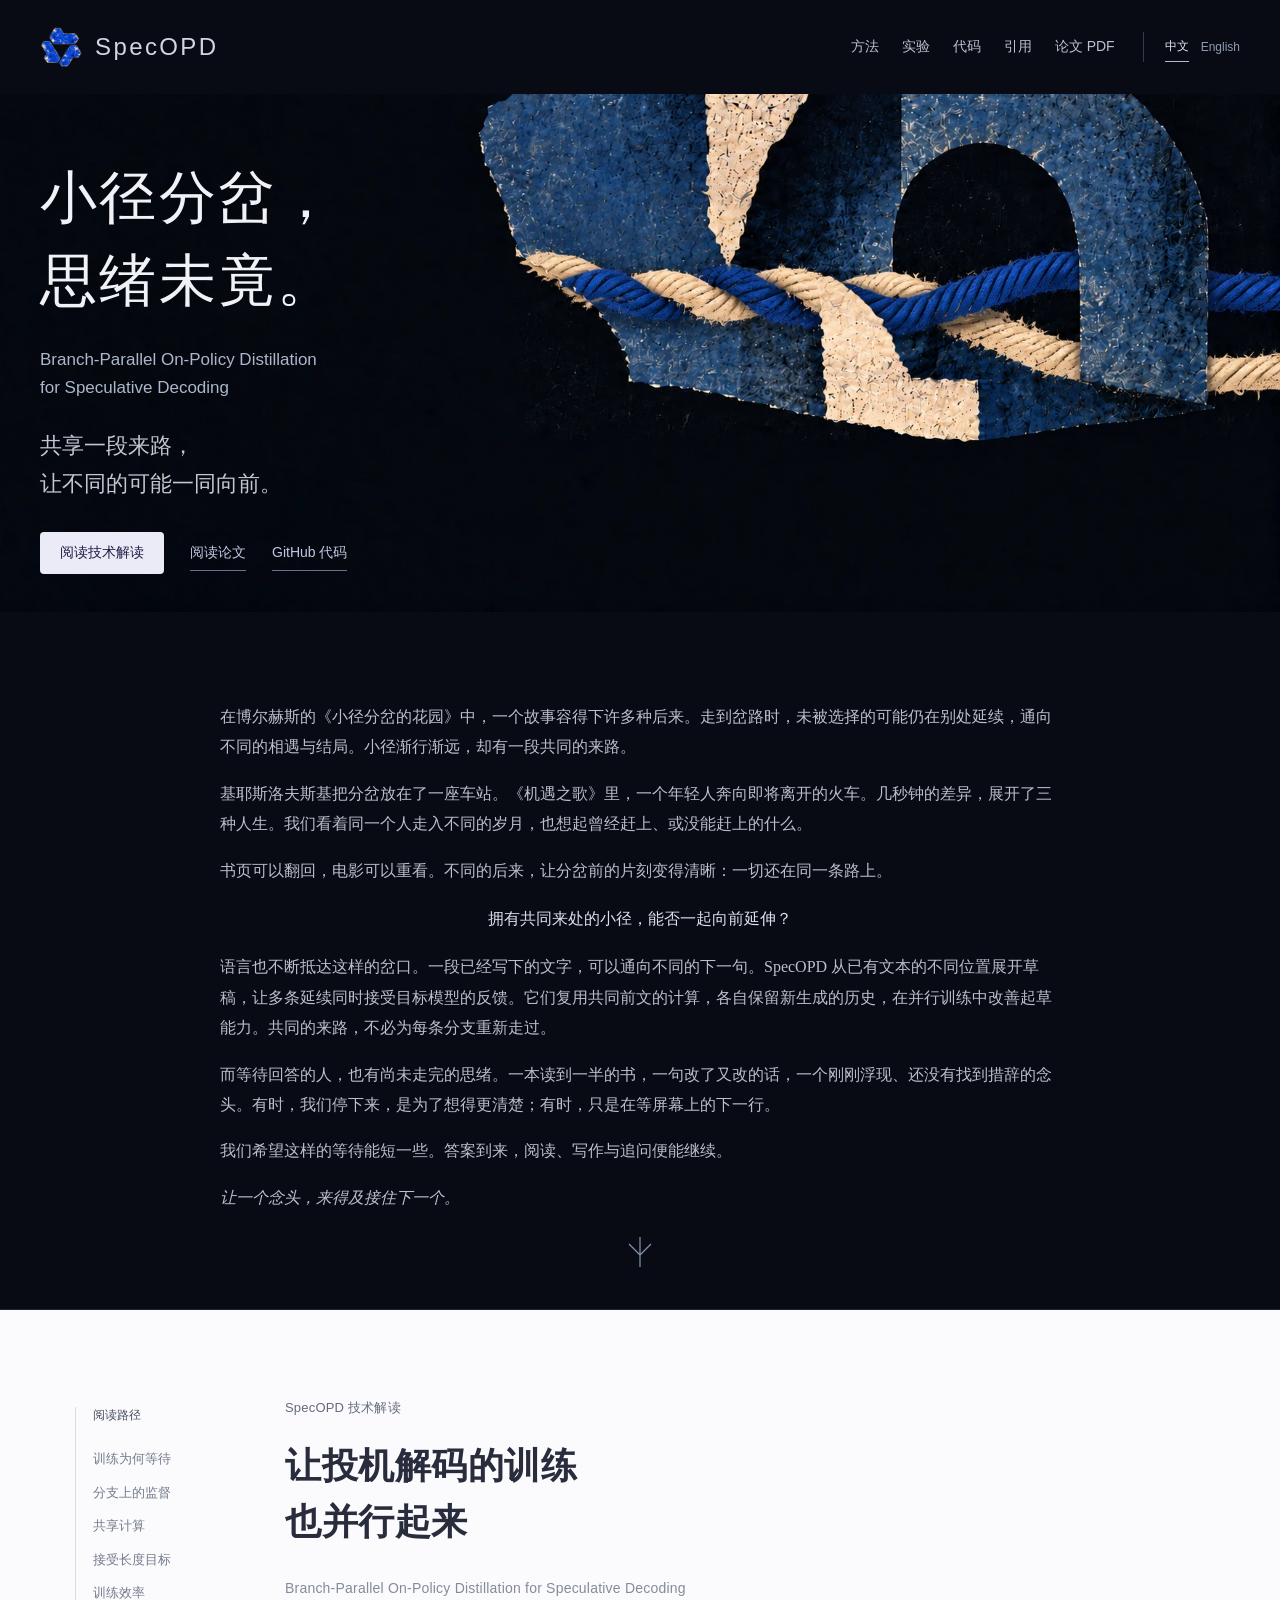
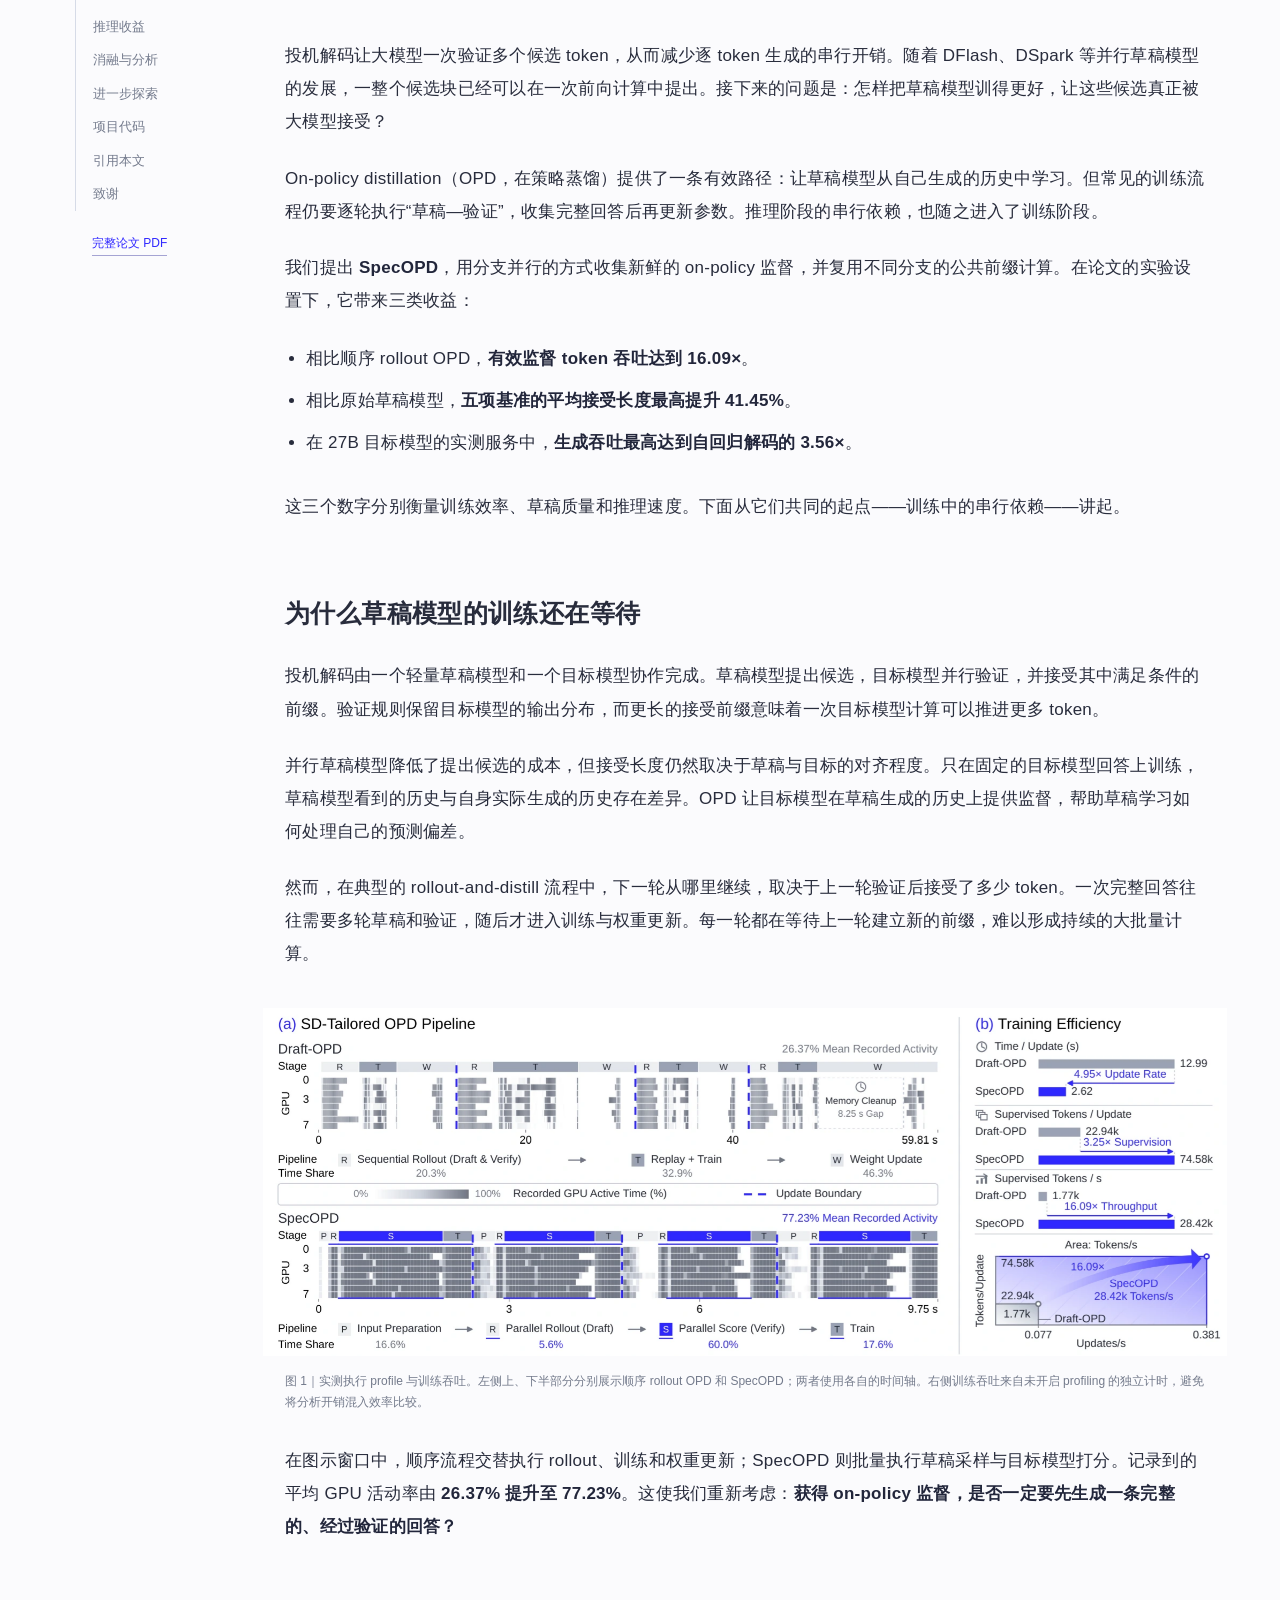
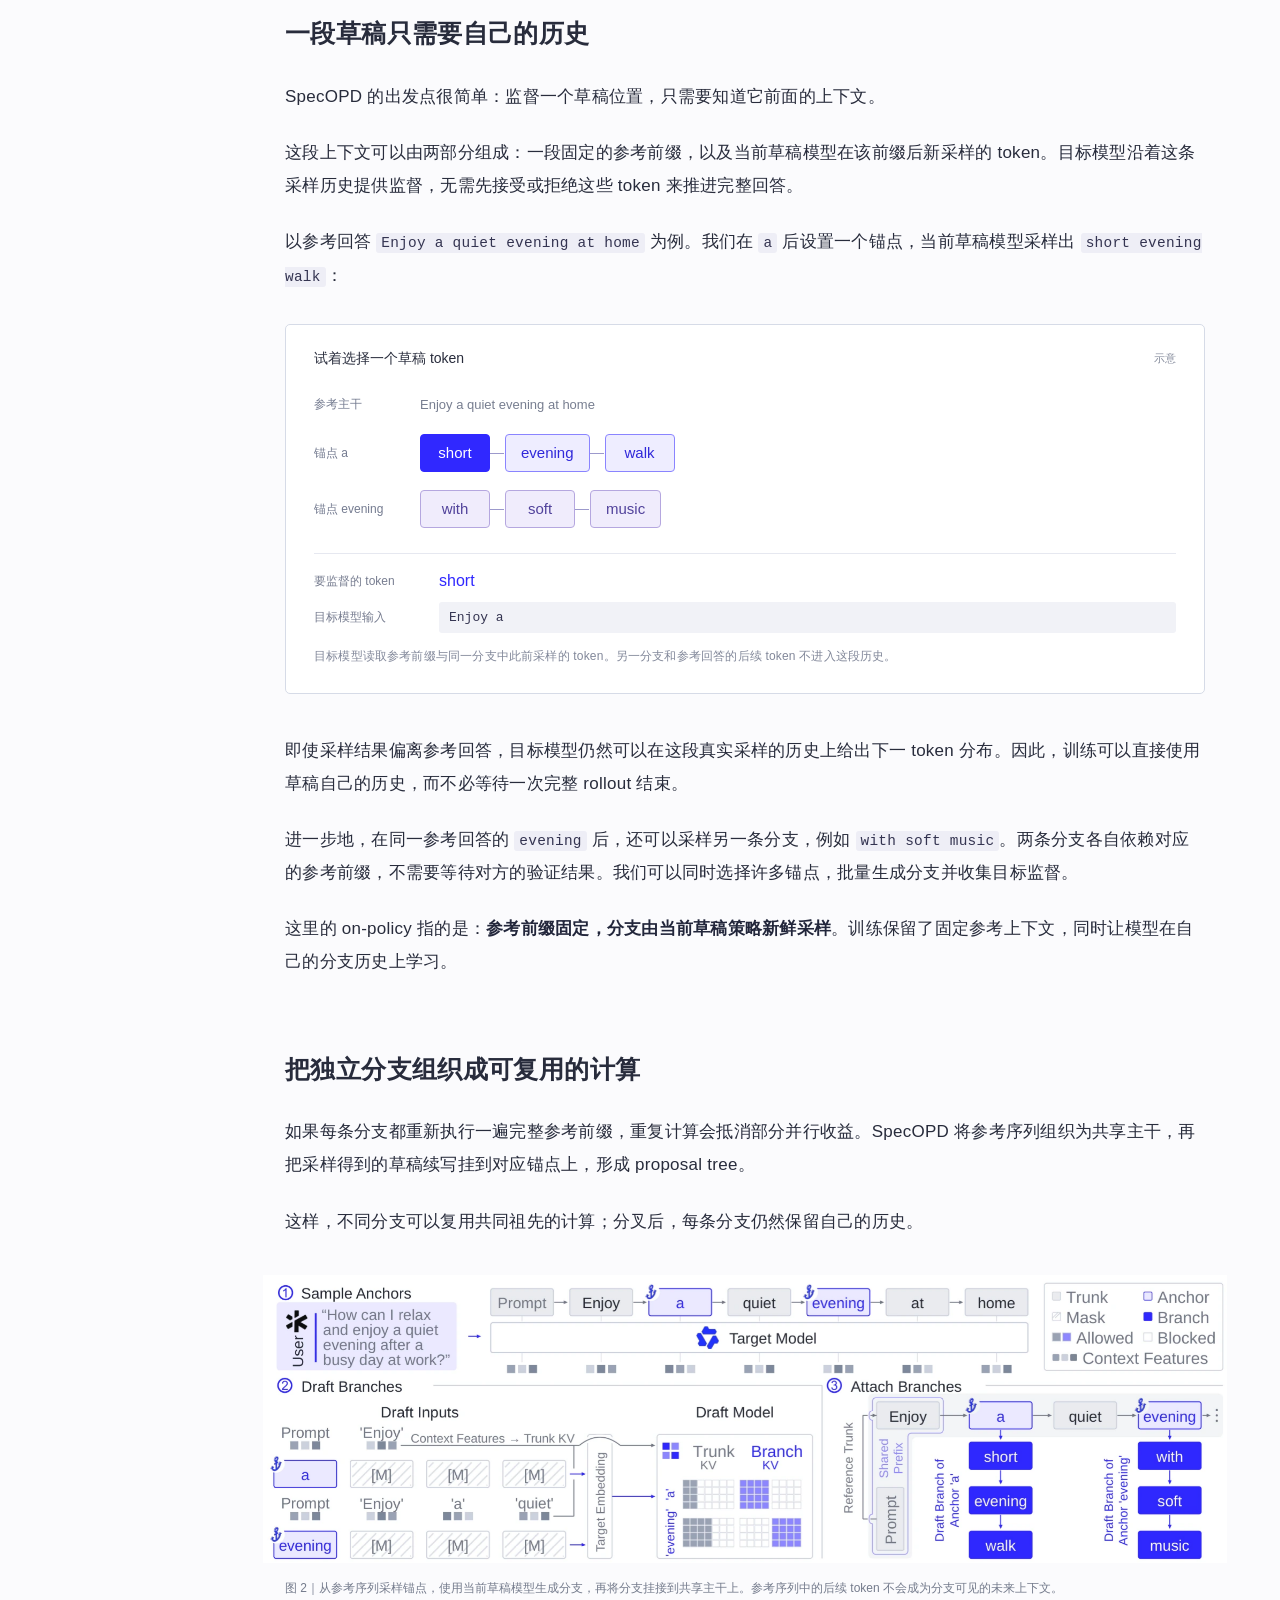
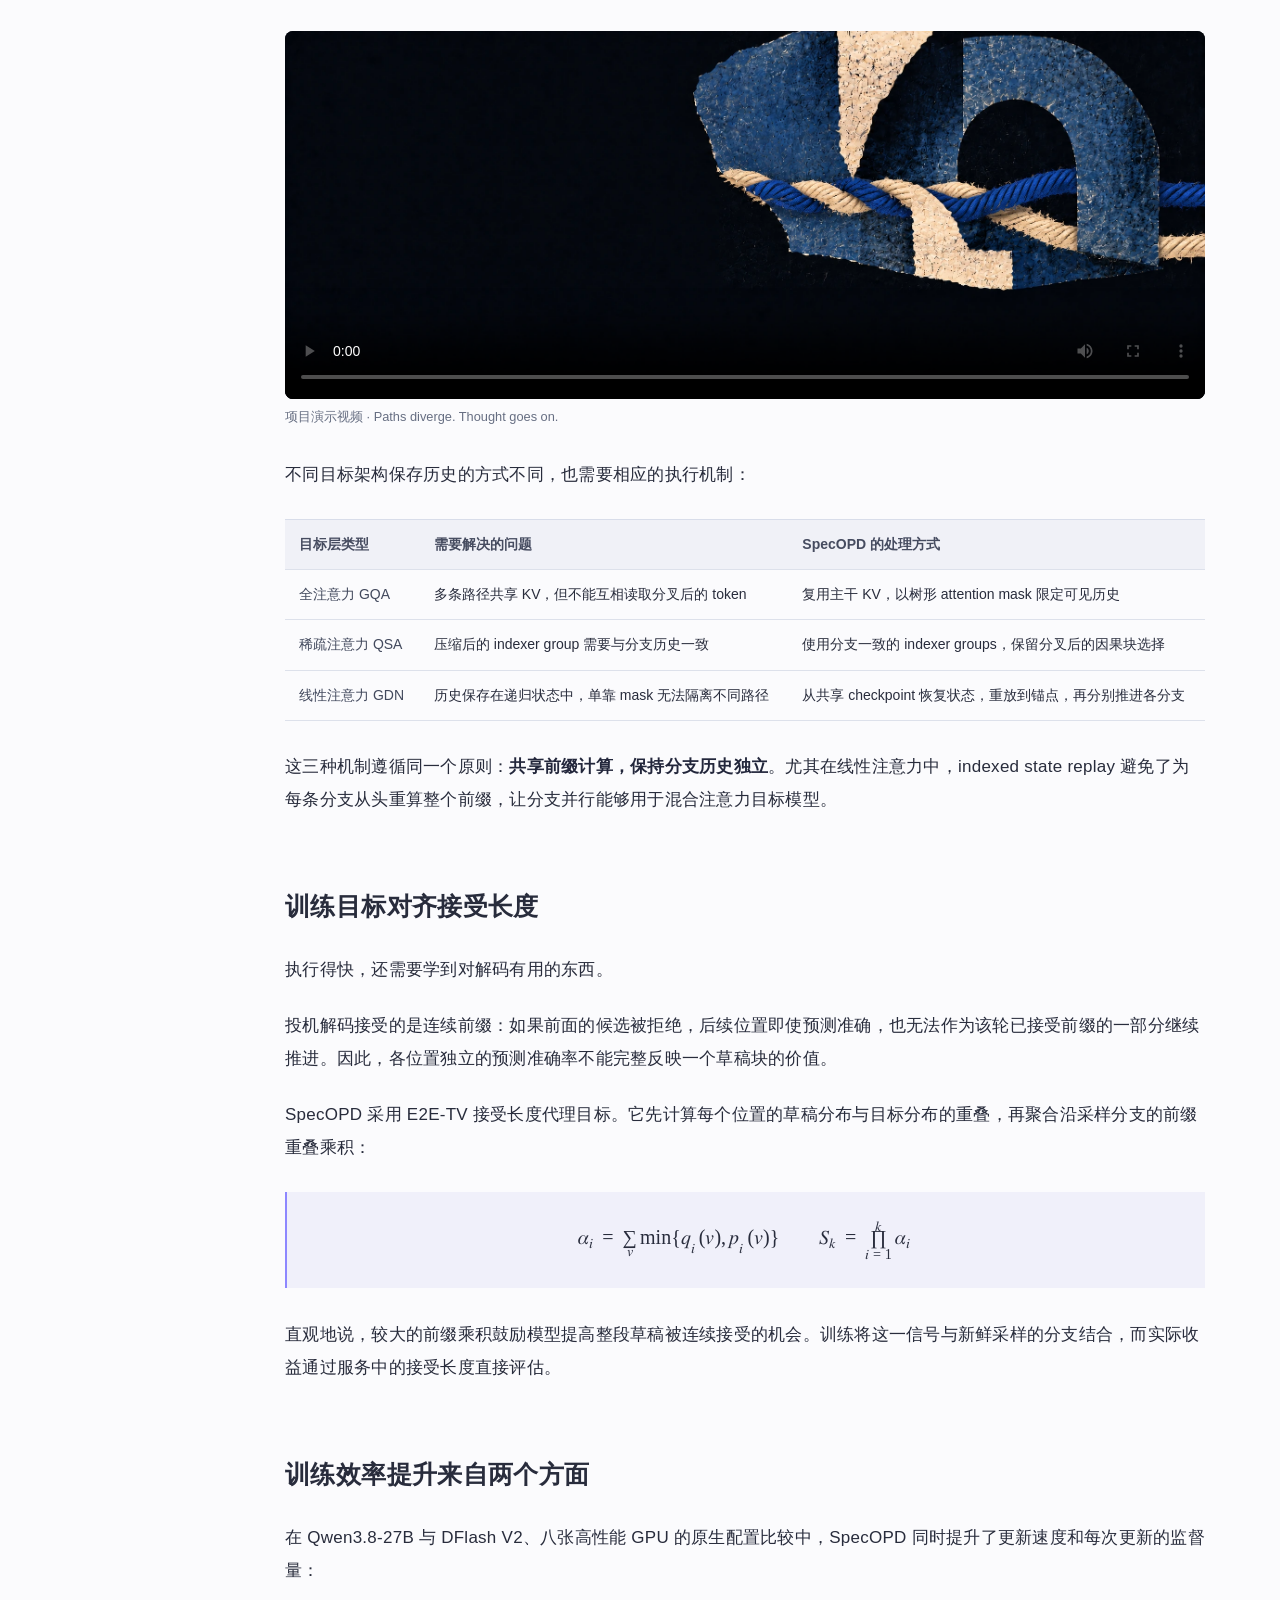
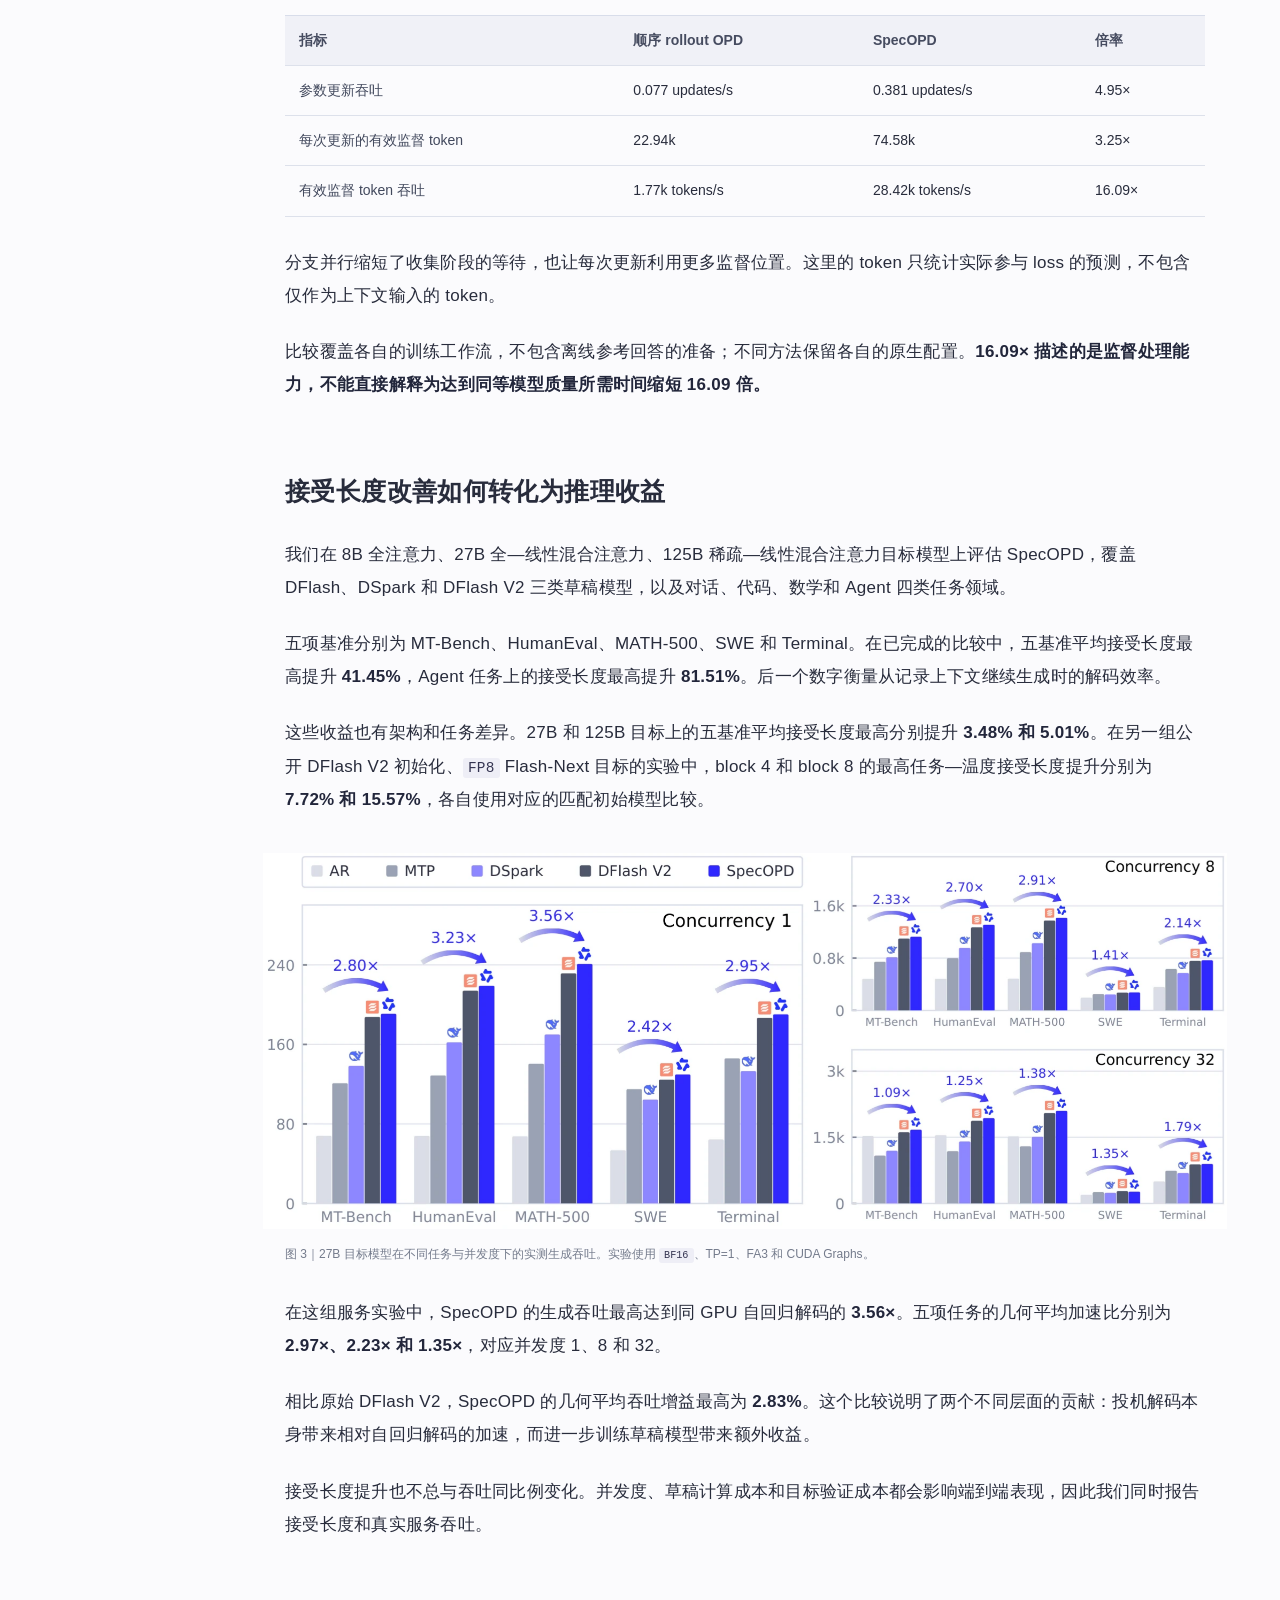
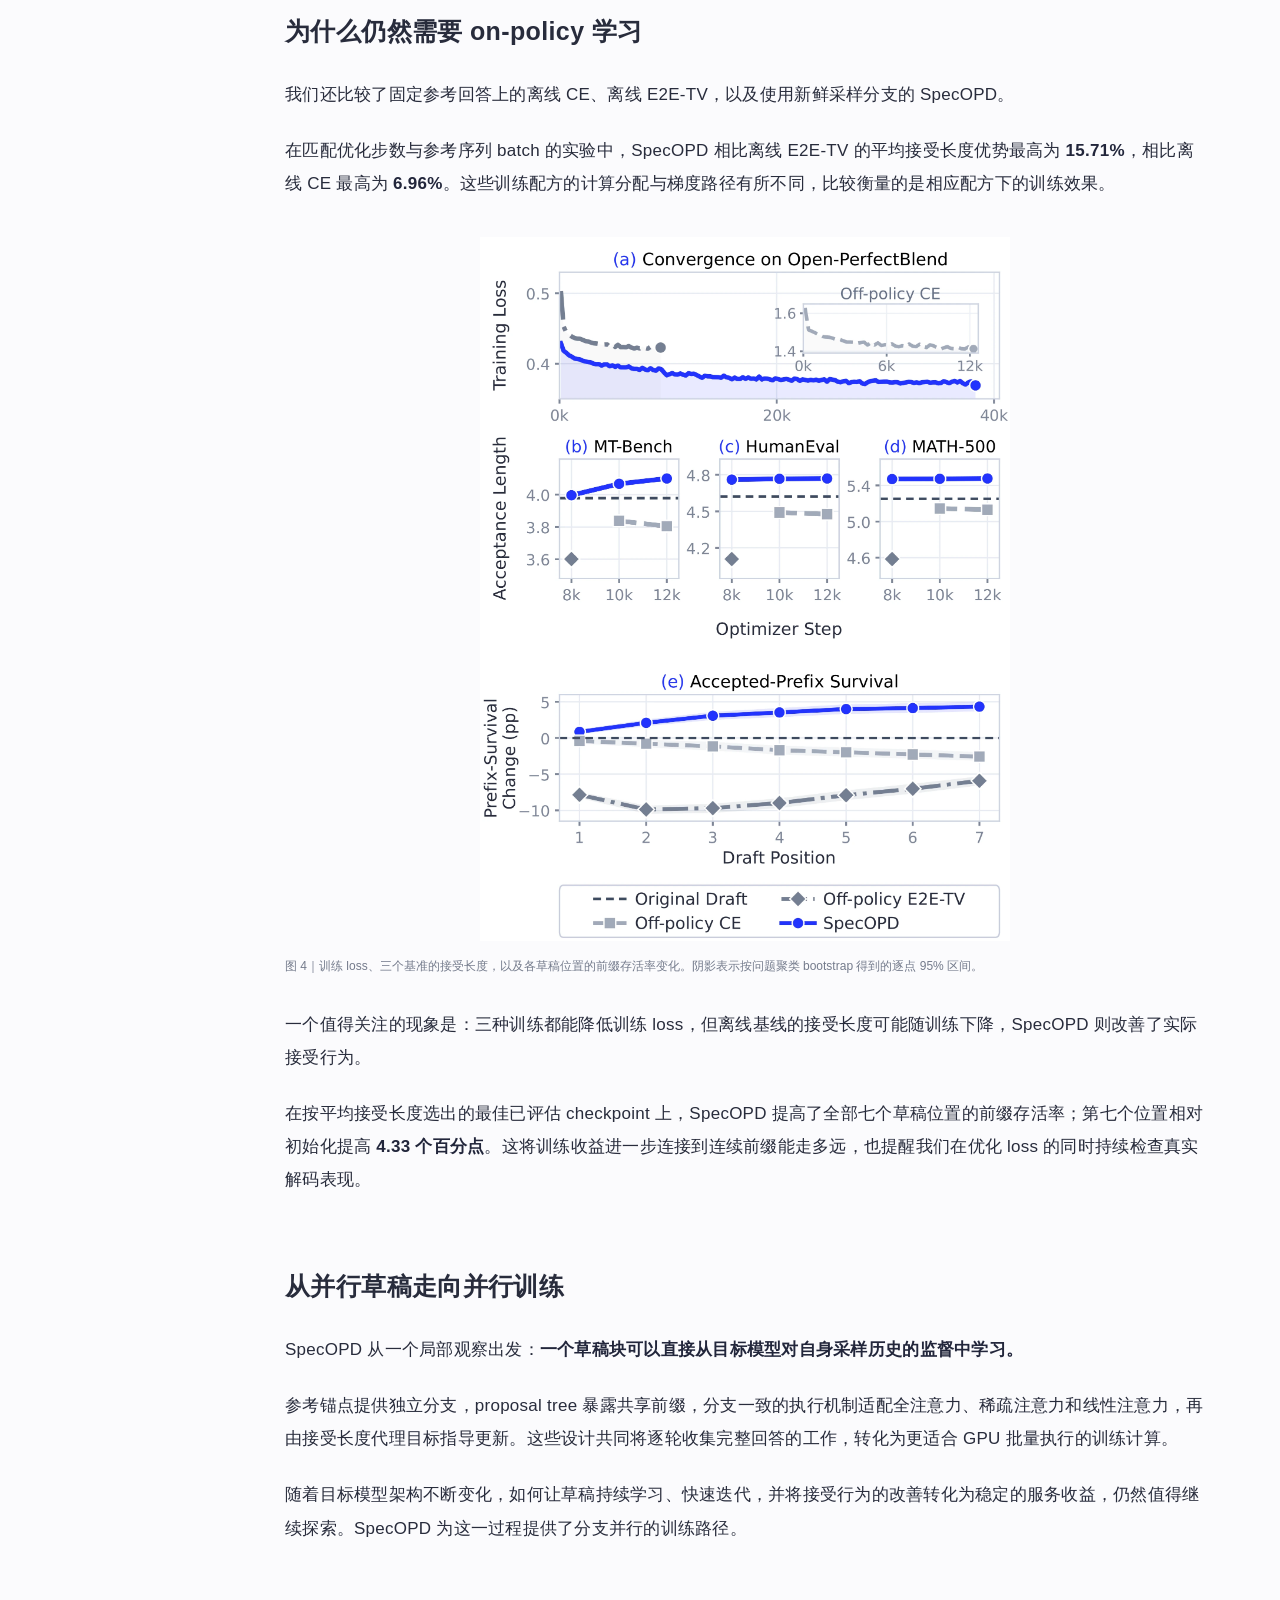
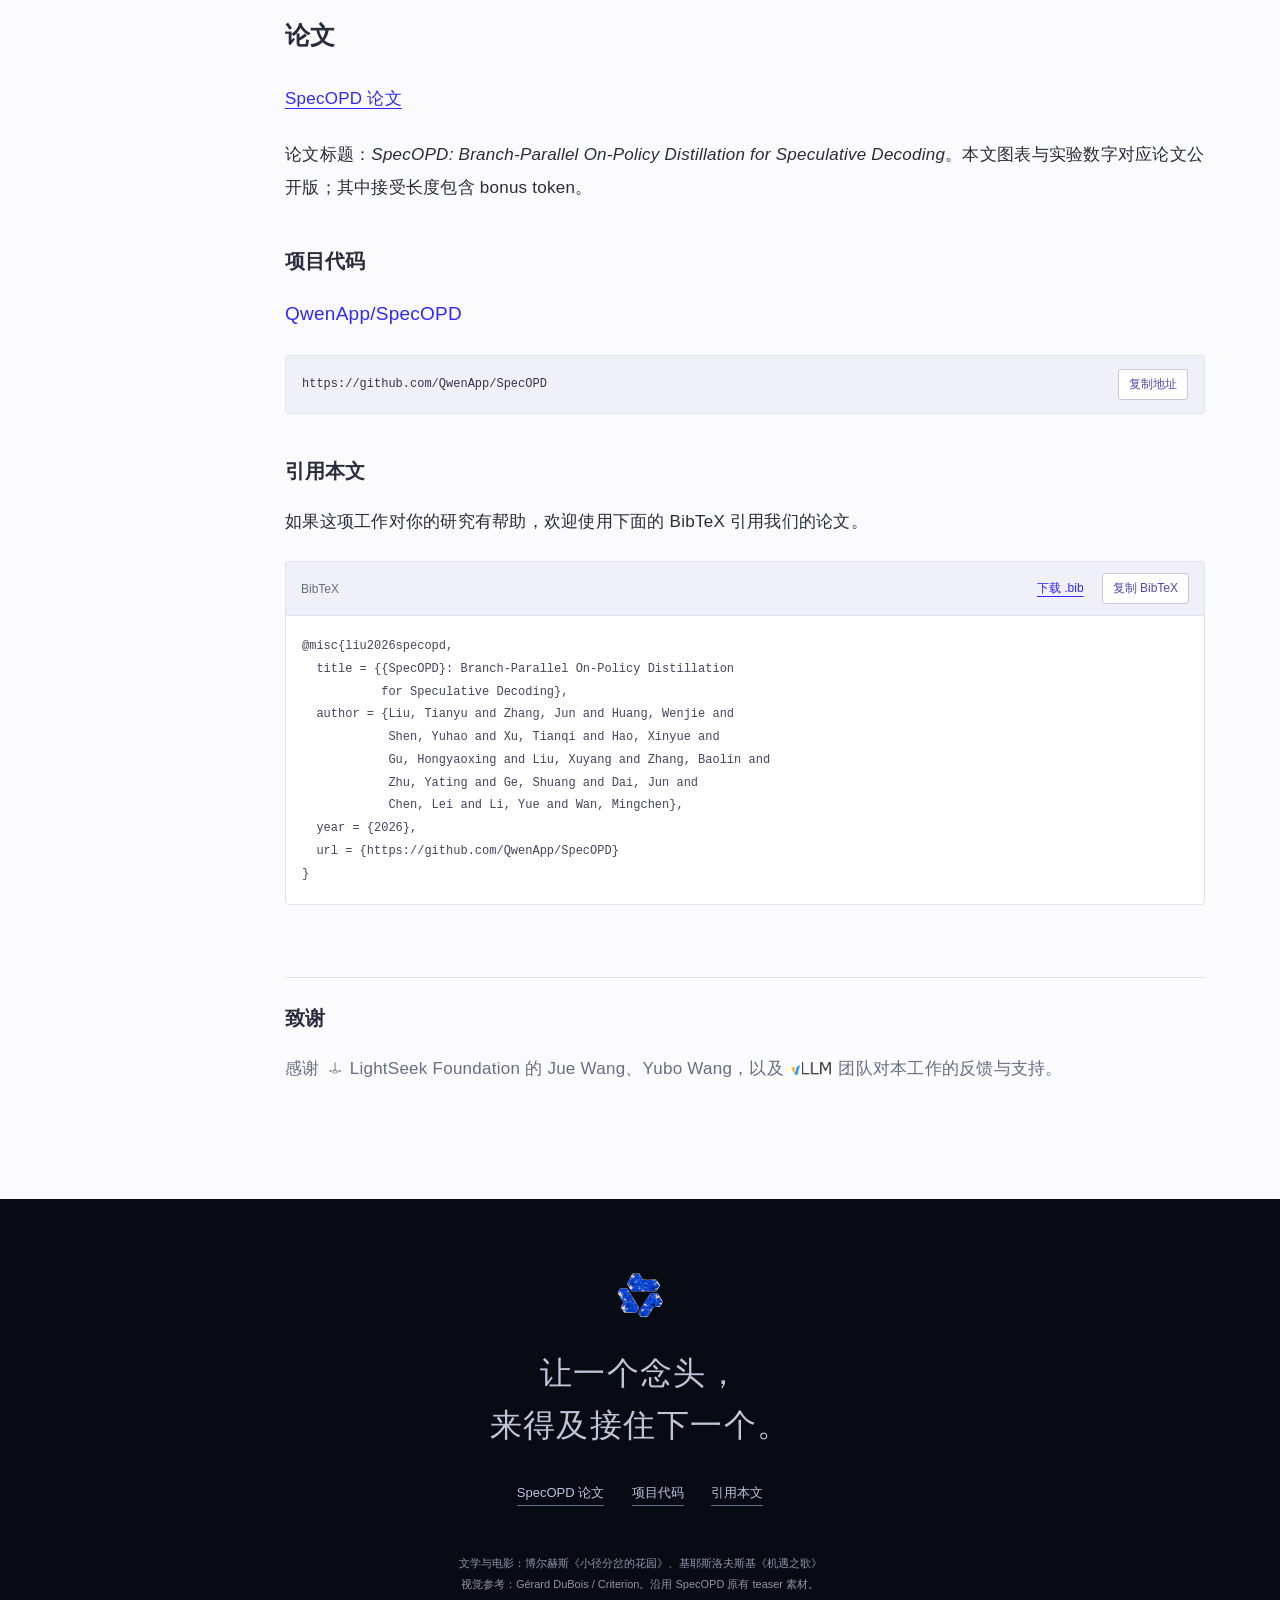
<file: docs/index.html>
<!doctype html>
<html lang="zh-CN">
<head>
<meta charset="utf-8">
<meta name="viewport" content="width=device-width,initial-scale=1">
<meta name="theme-color" content="#080B14">
<title>SpecOPD｜小径分岔，思绪未竟</title>
<meta name="description" content="SpecOPD 用分支并行在策略蒸馏提升草稿训练效率，复用公共前缀计算，让并行草稿模型学得更快。">
<meta property="og:title" content="SpecOPD｜让投机解码的训练也并行起来">
<meta property="og:description" content="从小径分岔到分支并行：SpecOPD 的方法、系统实现与实测收益。">
<meta property="og:image" content="hero-artwork.webp">
<link rel="icon" href="logo.png">
<link rel="alternate" hreflang="zh-CN" href="index.html">
<link rel="alternate" hreflang="en" href="en.html">
<link rel="stylesheet" href="styles.css?v=0db9b8b44d">
<script src="app.js?v=e920777061" defer></script>
</head>
<body id="top">
<a class="skip-link" href="#overview">跳到正文</a>
<div class="reading-progress" aria-hidden="true"></div>
<header class="site-header">
  <a class="wordmark" href="#top" aria-label="SpecOPD 首页"><img src="logo.png" alt="" width="42" height="42"><span>SpecOPD</span></a>
  <div class="header-tools"><nav class="header-nav" aria-label="主导航"><a href="#insight">方法</a><a href="#training">实验</a><a href="https://github.com/QwenApp/SpecOPD">代码</a><a href="#citation">引用</a><a href="specopd-paper.pdf">论文 PDF</a></nav><nav class="language-nav" aria-label="语言"><a class="language-switch" href="index.html" aria-current="page" lang="zh-CN" hreflang="zh-CN">中文</a><a class="language-switch" href="en.html" lang="en" hreflang="en">English</a></nav></div>
</header>
<main>
  <section class="hero" aria-labelledby="hero-title">
    <img class="hero-art" src="hero-artwork.webp" alt="深蓝纸质拱门间穿过的蓝色与原色绳索，象征共享来路与不同分支" width="1983" height="793" fetchpriority="high">
    <div class="hero-content">
      <h1 id="hero-title">小径分岔，<br>思绪未竟。</h1>
      <p class="hero-subtitle">Branch-Parallel On-Policy Distillation<br>for Speculative Decoding</p>
      <p class="hero-description">共享一段来路，<br>让不同的可能一同向前。</p>
      <div class="hero-actions"><a class="primary-link" href="#overview">阅读技术解读</a><a class="quiet-link" href="specopd-paper.pdf">阅读论文</a><a class="quiet-link" href="https://github.com/QwenApp/SpecOPD">GitHub 代码</a></div>
    </div>
  </section>
  <section id="prologue" class="prologue" aria-label="小径与分支">
    <div class="prologue-inner">
      <p>在博尔赫斯的《小径分岔的花园》中，一个故事容得下许多种后来。走到岔路时，未被选择的可能仍在别处延续，通向不同的相遇与结局。小径渐行渐远，却有一段共同的来路。</p><p>基耶斯洛夫斯基把分岔放在了一座车站。《机遇之歌》里，一个年轻人奔向即将离开的火车。几秒钟的差异，展开了三种人生。我们看着同一个人走入不同的岁月，也想起曾经赶上、或没能赶上的什么。</p><p>书页可以翻回，电影可以重看。不同的后来，让分岔前的片刻变得清晰：一切还在同一条路上。</p><p class="prologue-question">拥有共同来处的小径，能否一起向前延伸？</p><p>语言也不断抵达这样的岔口。一段已经写下的文字，可以通向不同的下一句。SpecOPD 从已有文本的不同位置展开草稿，让多条延续同时接受目标模型的反馈。它们复用共同前文的计算，各自保留新生成的历史，在并行训练中改善起草能力。共同的来路，不必为每条分支重新走过。</p><p>而等待回答的人，也有尚未走完的思绪。一本读到一半的书，一句改了又改的话，一个刚刚浮现、还没有找到措辞的念头。有时，我们停下来，是为了想得更清楚；有时，只是在等屏幕上的下一行。</p><p>我们希望这样的等待能短一些。答案到来，阅读、写作与追问便能继续。</p><p><em>让一个念头，来得及接住下一个。</em></p>
      <svg class="fork-mark" width="28" height="34" viewBox="0 0 28 34" fill="none" aria-hidden="true"><path d="M14 32V16M14 20L3 9M14 20L25 9M14 16V2" stroke="currentColor" stroke-width="1.2"/></svg>
    </div>
  </section>
  <div class="paper-body">
    <div class="article-layout">
      <aside class="contents"><nav aria-label="文章目录"><p>阅读路径</p><a href="#bottleneck">训练为何等待</a><a href="#insight">分支上的监督</a><a href="#execution">共享计算</a><a href="#objective">接受长度目标</a><a href="#training">训练效率</a><a href="#inference">推理收益</a><a href="#ablation">消融与分析</a><a href="#outlook">进一步探索</a><a href="#code">项目代码</a><a href="#citation">引用本文</a><a href="#acknowledgments">致谢</a></nav><a class="rail-paper" href="specopd-paper.pdf">完整论文 PDF</a></aside>
      <article><section id="overview" class="article-section"><header class="article-heading"><p class="article-context">SpecOPD 技术解读</p><h2>让投机解码的训练<br class="desktop-break">也并行起来</h2><p class="article-subtitle">Branch-Parallel On-Policy Distillation for Speculative Decoding</p></header><p>投机解码让大模型一次验证多个候选 token，从而减少逐 token 生成的串行开销。随着 DFlash、DSpark 等并行草稿模型的发展，一整个候选块已经可以在一次前向计算中提出。接下来的问题是：怎样把草稿模型训得更好，让这些候选真正被大模型接受？</p><p>On-policy distillation（OPD，在策略蒸馏）提供了一条有效路径：让草稿模型从自己生成的历史中学习。但常见的训练流程仍要逐轮执行“草稿—验证”，收集完整回答后再更新参数。推理阶段的串行依赖，也随之进入了训练阶段。</p><p>我们提出 <strong>SpecOPD</strong>，用分支并行的方式收集新鲜的 on-policy 监督，并复用不同分支的公共前缀计算。在论文的实验设置下，它带来三类收益：</p><ul><li>相比顺序 rollout OPD，<strong>有效监督 token 吞吐达到 16.09×</strong>。</li><li>相比原始草稿模型，<strong>五项基准的平均接受长度最高提升 41.45%</strong>。</li><li>在 27B 目标模型的实测服务中，<strong>生成吞吐最高达到自回归解码的 3.56×</strong>。</li></ul><p>这三个数字分别衡量训练效率、草稿质量和推理速度。下面从它们共同的起点——训练中的串行依赖——讲起。</p></section><section id="bottleneck" class="article-section"><h2>为什么草稿模型的训练还在等待</h2><p>投机解码由一个轻量草稿模型和一个目标模型协作完成。草稿模型提出候选，目标模型并行验证，并接受其中满足条件的前缀。验证规则保留目标模型的输出分布，而更长的接受前缀意味着一次目标模型计算可以推进更多 token。</p><p>并行草稿模型降低了提出候选的成本，但接受长度仍然取决于草稿与目标的对齐程度。只在固定的目标模型回答上训练，草稿模型看到的历史与自身实际生成的历史存在差异。OPD 让目标模型在草稿生成的历史上提供监督，帮助草稿学习如何处理自己的预测偏差。</p><p>然而，在典型的 rollout-and-distill 流程中，下一轮从哪里继续，取决于上一轮验证后接受了多少 token。一次完整回答往往需要多轮草稿和验证，随后才进入训练与权重更新。每一轮都在等待上一轮建立新的前缀，难以形成持续的大批量计算。</p><figure class="paper-figure profile"><button class="figure-open" data-image="profile.webp" aria-label="放大查看：顺序 rollout 与 SpecOPD 的执行 profile 和训练吞吐"><img src="profile.webp" alt="顺序 rollout 与 SpecOPD 的执行 profile 和训练吞吐" loading="lazy" width="1800" height="650"><span class="figure-affordance">放大查看</span></button></figure><p class="figure-caption">图 1｜实测执行 profile 与训练吞吐。左侧上、下半部分分别展示顺序 rollout OPD 和 SpecOPD；两者使用各自的时间轴。右侧训练吞吐来自未开启 profiling 的独立计时，避免将分析开销混入效率比较。</p><p>在图示窗口中，顺序流程交替执行 rollout、训练和权重更新；SpecOPD 则批量执行草稿采样与目标模型打分。记录到的平均 GPU 活动率由 <strong>26.37% 提升至 77.23%</strong>。这使我们重新考虑：<strong>获得 on-policy 监督，是否一定要先生成一条完整的、经过验证的回答？</strong></p></section><section id="insight" class="article-section"><h2>一段草稿只需要自己的历史</h2><p>SpecOPD 的出发点很简单：监督一个草稿位置，只需要知道它前面的上下文。</p><p>这段上下文可以由两部分组成：一段固定的参考前缀，以及当前草稿模型在该前缀后新采样的 token。目标模型沿着这条采样历史提供监督，无需先接受或拒绝这些 token 来推进完整回答。</p><p>以参考回答 <code>Enjoy a quiet evening at home</code> 为例。我们在 <code>a</code> 后设置一个锚点，当前草稿模型采样出 <code>short evening walk</code>：</p>
<div class="branch-explorer" aria-label="分支历史交互示例">
  <div class="demo-heading"><span>试着选择一个草稿 token</span><span class="demo-status">示意</span></div>
  <div class="reference-line"><span class="row-label">参考主干</span><span class="reference-text">Enjoy a quiet evening at home</span></div>
  <div class="branch-line"><span class="row-label">锚点 a</span><div class="tokens" role="group" aria-label="a 后的草稿分支">
    <button class="token token-selected" data-branch="a" data-index="0" aria-pressed="true">short</button><button class="token" data-branch="a" data-index="1" aria-pressed="false">evening</button><button class="token" data-branch="a" data-index="2" aria-pressed="false">walk</button>
  </div></div>
  <div class="branch-line branch-evening"><span class="row-label">锚点 evening</span><div class="tokens" role="group" aria-label="evening 后的草稿分支">
    <button class="token" data-branch="evening" data-index="0" aria-pressed="false">with</button><button class="token" data-branch="evening" data-index="1" aria-pressed="false">soft</button><button class="token" data-branch="evening" data-index="2" aria-pressed="false">music</button>
  </div></div>
  <div class="history-readout" aria-live="polite" aria-atomic="true">
    <div><span>要监督的 token</span><strong id="predicted-token">short</strong></div>
    <div><span>目标模型输入</span><code id="target-history">Enjoy a</code></div>
    <p>目标模型读取参考前缀与同一分支中此前采样的 token。另一分支和参考回答的后续 token 不进入这段历史。</p>
  </div>
</div>
<p>即使采样结果偏离参考回答，目标模型仍然可以在这段真实采样的历史上给出下一 token 分布。因此，训练可以直接使用草稿自己的历史，而不必等待一次完整 rollout 结束。</p><p>进一步地，在同一参考回答的 <code>evening</code> 后，还可以采样另一条分支，例如 <code>with soft music</code>。两条分支各自依赖对应的参考前缀，不需要等待对方的验证结果。我们可以同时选择许多锚点，批量生成分支并收集目标监督。</p><p>这里的 on-policy 指的是：<strong>参考前缀固定，分支由当前草稿策略新鲜采样</strong>。训练保留了固定参考上下文，同时让模型在自己的分支历史上学习。</p></section><section id="execution" class="article-section"><h2>把独立分支组织成可复用的计算</h2><p>如果每条分支都重新执行一遍完整参考前缀，重复计算会抵消部分并行收益。SpecOPD 将参考序列组织为共享主干，再把采样得到的草稿续写挂到对应锚点上，形成 proposal tree。</p><p>这样，不同分支可以复用共同祖先的计算；分叉后，每条分支仍然保留自己的历史。</p><figure class="paper-figure method"><button class="figure-open" data-image="method.webp" aria-label="放大查看：参考锚点、草稿分支和共享 proposal tree"><img src="method.webp" alt="参考锚点、草稿分支和共享 proposal tree" loading="lazy" width="1800" height="538"><span class="figure-affordance">放大查看</span></button></figure><p class="figure-caption">图 2｜从参考序列采样锚点，使用当前草稿模型生成分支，再将分支挂接到共享主干上。参考序列中的后续 token 不会成为分支可见的未来上下文。</p><figure class="project-video"><video controls playsinline preload="metadata" poster="hero-artwork.webp" aria-label="项目演示视频"><source src="https://raw.githubusercontent.com/QwenApp/SpecOPD/main/assets/SpecOPD.mp4" type="video/mp4"></video><figcaption>项目演示视频 · Paths diverge. Thought goes on.</figcaption></figure><p>不同目标架构保存历史的方式不同，也需要相应的执行机制：</p><div class="table-scroll" tabindex="0"><table><thead><tr><th scope="col">目标层类型</th><th scope="col">需要解决的问题</th><th scope="col">SpecOPD 的处理方式</th></tr></thead><tbody><tr><td>全注意力 GQA</td><td>多条路径共享 KV，但不能互相读取分叉后的 token</td><td>复用主干 KV，以树形 attention mask 限定可见历史</td></tr><tr><td>稀疏注意力 QSA</td><td>压缩后的 indexer group 需要与分支历史一致</td><td>使用分支一致的 indexer groups，保留分叉后的因果块选择</td></tr><tr><td>线性注意力 GDN</td><td>历史保存在递归状态中，单靠 mask 无法隔离不同路径</td><td>从共享 checkpoint 恢复状态，重放到锚点，再分别推进各分支</td></tr></tbody></table></div><p>这三种机制遵循同一个原则：<strong>共享前缀计算，保持分支历史独立</strong>。尤其在线性注意力中，indexed state replay 避免了为每条分支从头重算整个前缀，让分支并行能够用于混合注意力目标模型。</p></section><section id="objective" class="article-section"><h2>训练目标对齐接受长度</h2><p>执行得快，还需要学到对解码有用的东西。</p><p>投机解码接受的是连续前缀：如果前面的候选被拒绝，后续位置即使预测准确，也无法作为该轮已接受前缀的一部分继续推进。因此，各位置独立的预测准确率不能完整反映一个草稿块的价值。</p><p>SpecOPD 采用 E2E-TV 接受长度代理目标。它先计算每个位置的草稿分布与目标分布的重叠，再聚合沿采样分支的前缀重叠乘积：</p><div class="equation" aria-label="每个位置的分布重叠 alpha i 等于对所有 token 的 draft 和 target 概率最小值求和，前缀存活代理 S k 是前 k 个 alpha 的乘积"><math display="block"><mrow><msub><mi>α</mi><mi>i</mi></msub><mo>=</mo><munder><mo>∑</mo><mi>v</mi></munder><mi>min</mi><mo>{</mo><msub><mi>q</mi><mi>i</mi></msub><mo>(</mo><mi>v</mi><mo>)</mo><mo>,</mo><msub><mi>p</mi><mi>i</mi></msub><mo>(</mo><mi>v</mi><mo>)</mo><mo>}</mo><mspace width="2em"/><msub><mi>S</mi><mi>k</mi></msub><mo>=</mo><munderover><mo>∏</mo><mrow><mi>i</mi><mo>=</mo><mn>1</mn></mrow><mi>k</mi></munderover><msub><mi>α</mi><mi>i</mi></msub></mrow></math></div><p>直观地说，较大的前缀乘积鼓励模型提高整段草稿被连续接受的机会。训练将这一信号与新鲜采样的分支结合，而实际收益通过服务中的接受长度直接评估。</p></section><section id="training" class="article-section"><h2>训练效率提升来自两个方面</h2><p>在 Qwen3.8-27B 与 DFlash V2、八张高性能 GPU 的原生配置比较中，SpecOPD 同时提升了更新速度和每次更新的监督量：</p><div class="table-scroll" tabindex="0"><table><thead><tr><th scope="col">指标</th><th scope="col">顺序 rollout OPD</th><th scope="col">SpecOPD</th><th scope="col">倍率</th></tr></thead><tbody><tr><td>参数更新吞吐</td><td>0.077 updates/s</td><td>0.381 updates/s</td><td>4.95×</td></tr><tr><td>每次更新的有效监督 token</td><td>22.94k</td><td>74.58k</td><td>3.25×</td></tr><tr><td>有效监督 token 吞吐</td><td>1.77k tokens/s</td><td>28.42k tokens/s</td><td>16.09×</td></tr></tbody></table></div><p>分支并行缩短了收集阶段的等待，也让每次更新利用更多监督位置。这里的 token 只统计实际参与 loss 的预测，不包含仅作为上下文输入的 token。</p><p>比较覆盖各自的训练工作流，不包含离线参考回答的准备；不同方法保留各自的原生配置。<strong>16.09× 描述的是监督处理能力，不能直接解释为达到同等模型质量所需时间缩短 16.09 倍。</strong></p></section><section id="inference" class="article-section"><h2>接受长度改善如何转化为推理收益</h2><p>我们在 8B 全注意力、27B 全—线性混合注意力、125B 稀疏—线性混合注意力目标模型上评估 SpecOPD，覆盖 DFlash、DSpark 和 DFlash V2 三类草稿模型，以及对话、代码、数学和 Agent 四类任务领域。</p><p>五项基准分别为 MT-Bench、HumanEval、MATH-500、SWE 和 Terminal。在已完成的比较中，五基准平均接受长度最高提升 <strong>41.45%</strong>，Agent 任务上的接受长度最高提升 <strong>81.51%</strong>。后一个数字衡量从记录上下文继续生成时的解码效率。</p><p>这些收益也有架构和任务差异。27B 和 125B 目标上的五基准平均接受长度最高分别提升 <strong>3.48% 和 5.01%</strong>。在另一组公开 DFlash V2 初始化、<code>FP8</code> Flash-Next 目标的实验中，block 4 和 block 8 的最高任务—温度接受长度提升分别为 <strong>7.72% 和 15.57%</strong>，各自使用对应的匹配初始模型比较。</p><figure class="paper-figure inference"><button class="figure-open" data-image="inference.webp" aria-label="放大查看：27B 目标模型在并发度 1、8 和 32 下的实测推理吞吐"><img src="inference.webp" alt="27B 目标模型在并发度 1、8 和 32 下的实测推理吞吐" loading="lazy" width="1800" height="703"><span class="figure-affordance">放大查看</span></button></figure><p class="figure-caption">图 3｜27B 目标模型在不同任务与并发度下的实测生成吞吐。实验使用 <code>BF16</code>、TP=1、FA3 和 CUDA Graphs。</p><p>在这组服务实验中，SpecOPD 的生成吞吐最高达到同 GPU 自回归解码的 <strong>3.56×</strong>。五项任务的几何平均加速比分别为 <strong>2.97×、2.23× 和 1.35×</strong>，对应并发度 1、8 和 32。</p><p>相比原始 DFlash V2，SpecOPD 的几何平均吞吐增益最高为 <strong>2.83%</strong>。这个比较说明了两个不同层面的贡献：投机解码本身带来相对自回归解码的加速，而进一步训练草稿模型带来额外收益。</p><p>接受长度提升也不总与吞吐同比例变化。并发度、草稿计算成本和目标验证成本都会影响端到端表现，因此我们同时报告接受长度和真实服务吞吐。</p></section><section id="ablation" class="article-section"><h2>为什么仍然需要 on-policy 学习</h2><p>我们还比较了固定参考回答上的离线 CE、离线 E2E-TV，以及使用新鲜采样分支的 SpecOPD。</p><p>在匹配优化步数与参考序列 batch 的实验中，SpecOPD 相比离线 E2E-TV 的平均接受长度优势最高为 <strong>15.71%</strong>，相比离线 CE 最高为 <strong>6.96%</strong>。这些训练配方的计算分配与梯度路径有所不同，比较衡量的是相应配方下的训练效果。</p><figure class="paper-figure ablation"><button class="figure-open" data-image="ablation.webp" aria-label="放大查看：训练 loss、接受长度及前缀存活率的消融比较"><img src="ablation.webp" alt="训练 loss、接受长度及前缀存活率的消融比较" loading="lazy" width="1800" height="2391"><span class="figure-affordance">放大查看</span></button></figure><p class="figure-caption">图 4｜训练 loss、三个基准的接受长度，以及各草稿位置的前缀存活率变化。阴影表示按问题聚类 bootstrap 得到的逐点 95% 区间。</p><p>一个值得关注的现象是：三种训练都能降低训练 loss，但离线基线的接受长度可能随训练下降，SpecOPD 则改善了实际接受行为。</p><p>在按平均接受长度选出的最佳已评估 checkpoint 上，SpecOPD 提高了全部七个草稿位置的前缀存活率；第七个位置相对初始化提高 <strong>4.33 个百分点</strong>。这将训练收益进一步连接到连续前缀能走多远，也提醒我们在优化 loss 的同时持续检查真实解码表现。</p></section><section id="outlook" class="article-section"><h2>从并行草稿走向并行训练</h2><p>SpecOPD 从一个局部观察出发：<strong>一个草稿块可以直接从目标模型对自身采样历史的监督中学习。</strong></p><p>参考锚点提供独立分支，proposal tree 暴露共享前缀，分支一致的执行机制适配全注意力、稀疏注意力和线性注意力，再由接受长度代理目标指导更新。这些设计共同将逐轮收集完整回答的工作，转化为更适合 GPU 批量执行的训练计算。</p><p>随着目标模型架构不断变化，如何让草稿持续学习、快速迭代，并将接受行为的改善转化为稳定的服务收益，仍然值得继续探索。SpecOPD 为这一过程提供了分支并行的训练路径。</p></section><section id="paper" class="article-section"><h2>论文</h2><p><a href="specopd-paper.pdf">SpecOPD 论文</a></p><p>论文标题：<em>SpecOPD: Branch-Parallel On-Policy Distillation for Speculative Decoding</em>。本文图表与实验数字对应论文公开版；其中接受长度包含 bonus token。</p>
<div class="project-resources" id="code">
  <h3>项目代码</h3>
  <p><a class="repository-link" href="https://github.com/QwenApp/SpecOPD">QwenApp/SpecOPD</a></p>
  <div class="repository-address"><code id="repository-url">https://github.com/QwenApp/SpecOPD</code><button class="copy-button" data-copy-target="repository-url" data-copy-id="url">复制地址</button></div>
</div>
<div class="citation-section" id="citation">
  <h3>引用本文</h3>
  <p>如果这项工作对你的研究有帮助，欢迎使用下面的 BibTeX 引用我们的论文。</p>
  <div class="citation-toolbar"><span>BibTeX</span><div><a href="citation.bib" download>下载 .bib</a><button class="copy-button" data-copy-target="citation-bibtex" data-copy-id="bib">复制 BibTeX</button></div></div>
  <pre class="citation-code"><code id="citation-bibtex">@misc{liu2026specopd,
  title = {{SpecOPD}: Branch-Parallel On-Policy Distillation
           for Speculative Decoding},
  author = {Liu, Tianyu and Zhang, Jun and Huang, Wenjie and
            Shen, Yuhao and Xu, Tianqi and Hao, Xinyue and
            Gu, Hongyaoxing and Liu, Xuyang and Zhang, Baolin and
            Zhu, Yating and Ge, Shuang and Dai, Jun and
            Chen, Lei and Li, Yue and Wan, Mingchen},
  year = {2026},
  url = {https://github.com/QwenApp/SpecOPD}
}
</code></pre>
  <span class="copy-status" role="status" aria-live="polite"></span>
</div>
<div class="acknowledgments" id="acknowledgments"><h3>致谢</h3><p>感谢 <img class="ack-logo lightseek-logo" src="lightseek-logo.png" alt=""> LightSeek Foundation 的 Jue Wang、Yubo Wang，以及 <img class="ack-logo vllm-logo" src="vllm-wordmark.png" alt="vLLM"> 团队对本工作的反馈与支持。</p></div></section></article>
    </div>
  </div>
  <footer class="closing">
    <img src="logo.png" alt="" width="48" height="48">
    <p class="closing-line">让一个念头，<br>来得及接住下一个。</p>
    <a href="specopd-paper.pdf">SpecOPD 论文</a>
    <a class="footer-resource" href="https://github.com/QwenApp/SpecOPD">项目代码</a>
    <a class="footer-resource" href="#citation">引用本文</a>
    <p class="credits">文学与电影：博尔赫斯《小径分岔的花园》、基耶斯洛夫斯基《机遇之歌》<br>视觉参考：Gérard DuBois / Criterion。沿用 SpecOPD 原有 teaser 素材。</p>
  </footer>
</main>
<dialog class="image-dialog" aria-label="论文图放大预览">
  <div class="dialog-toolbar"><span id="dialog-image-title">论文图</span><div><a id="download-image" download>下载原图</a><button class="dialog-close" aria-label="关闭图片预览">关闭 <span aria-hidden="true">×</span></button></div></div>
  <div class="dialog-stage"><img id="dialog-image" alt=""></div>
</dialog>
</body>
</html>
</file>
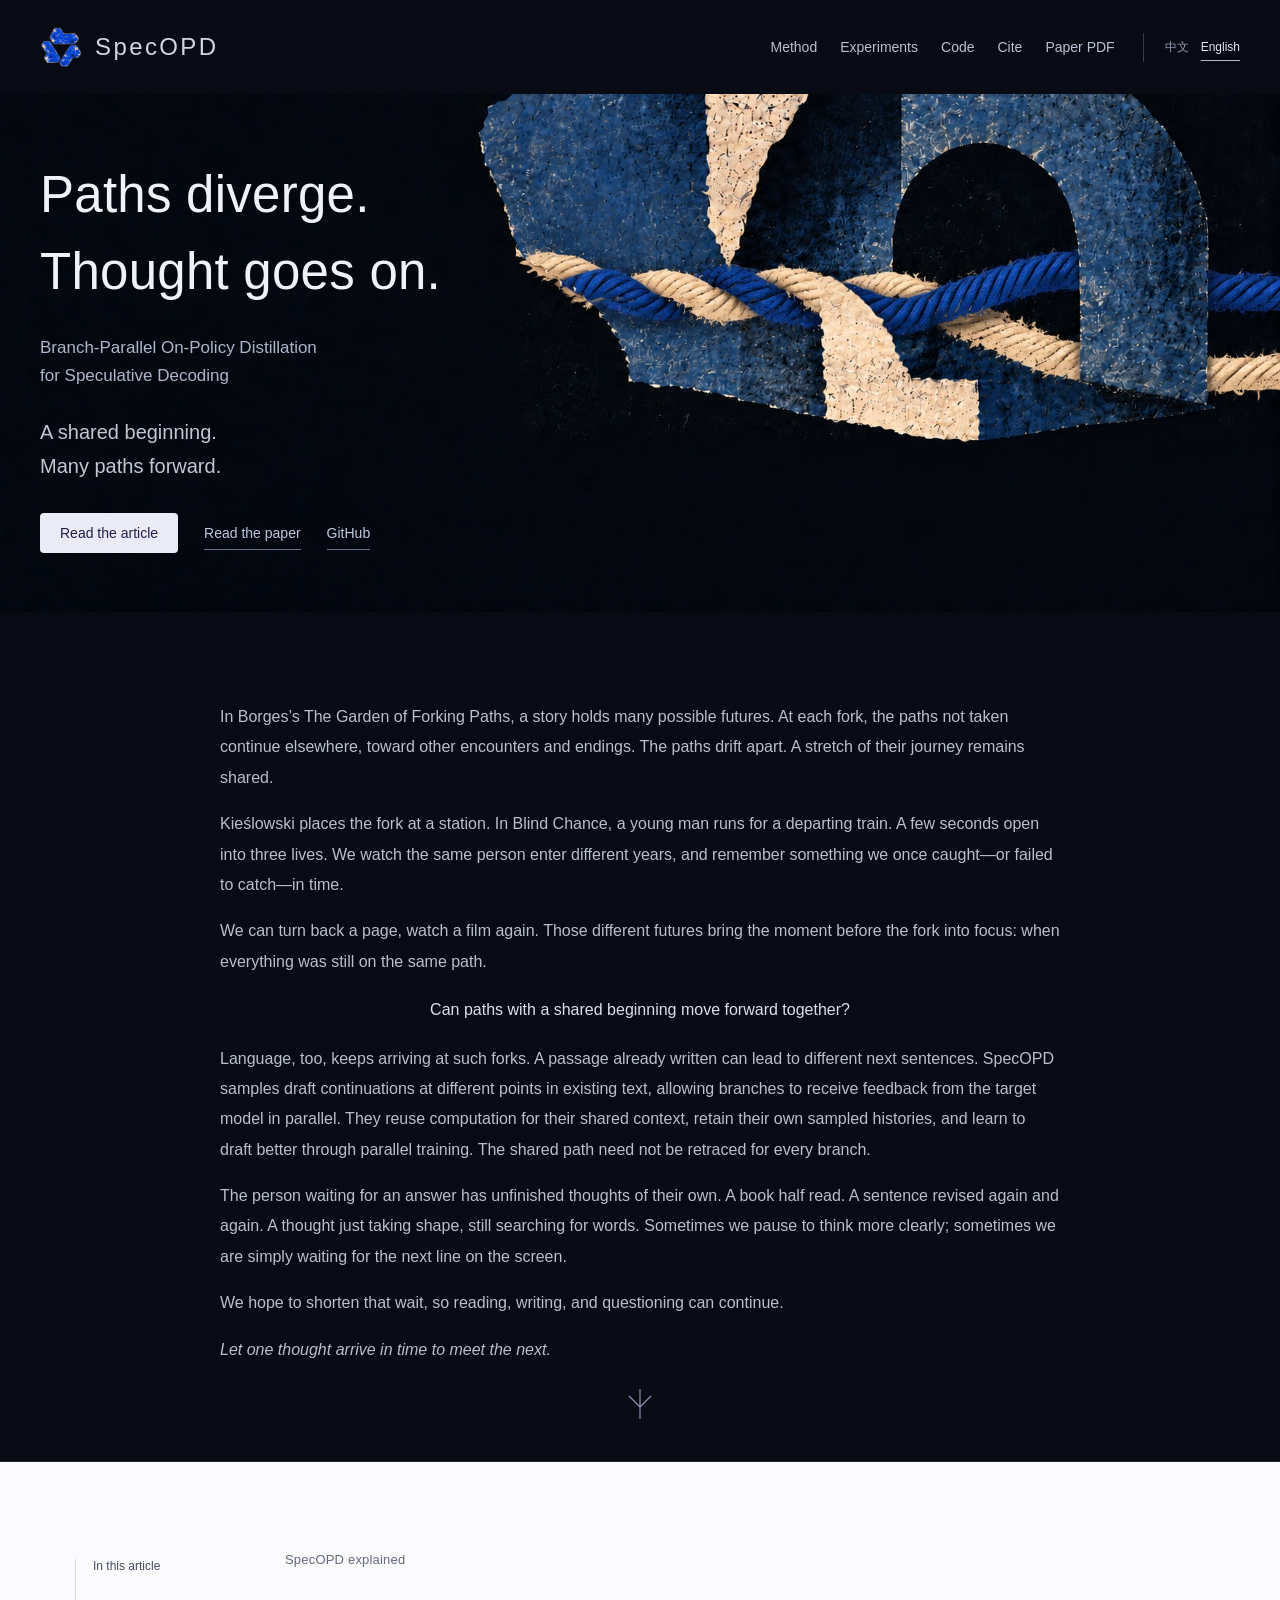
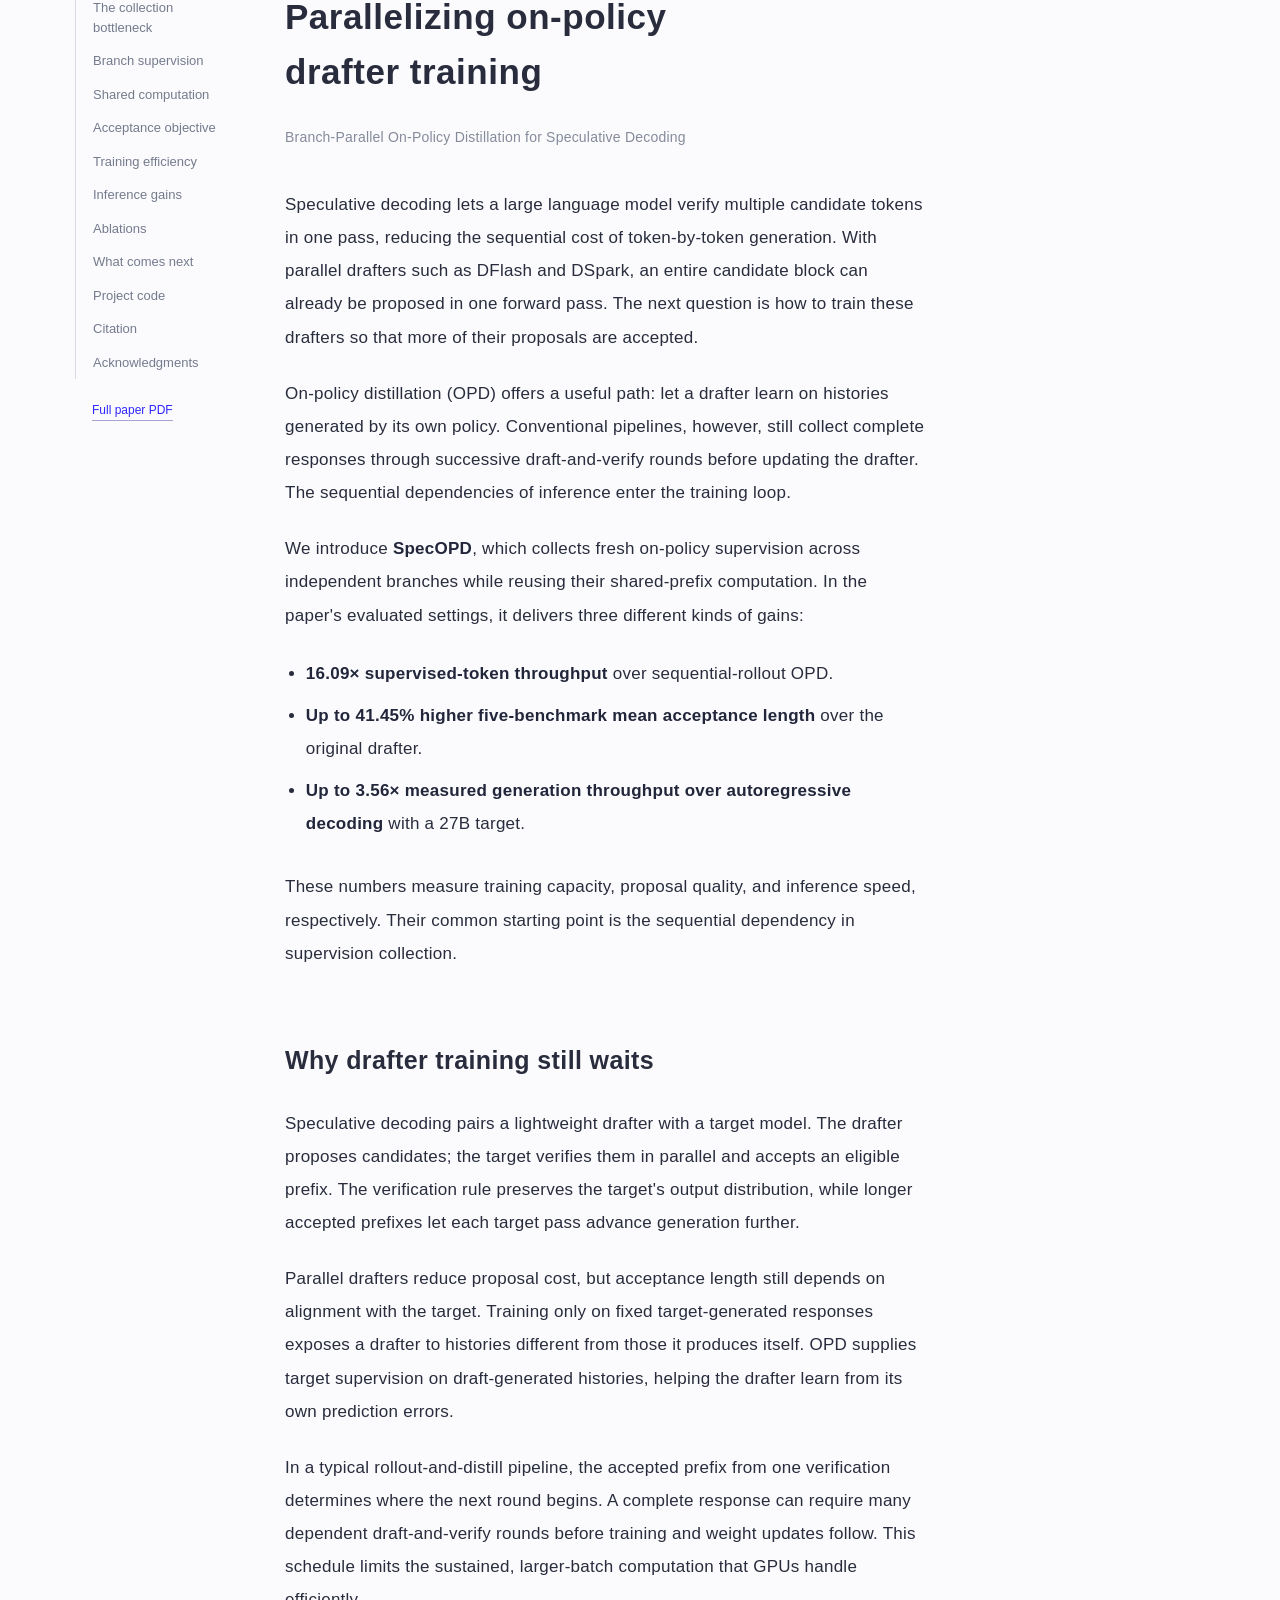
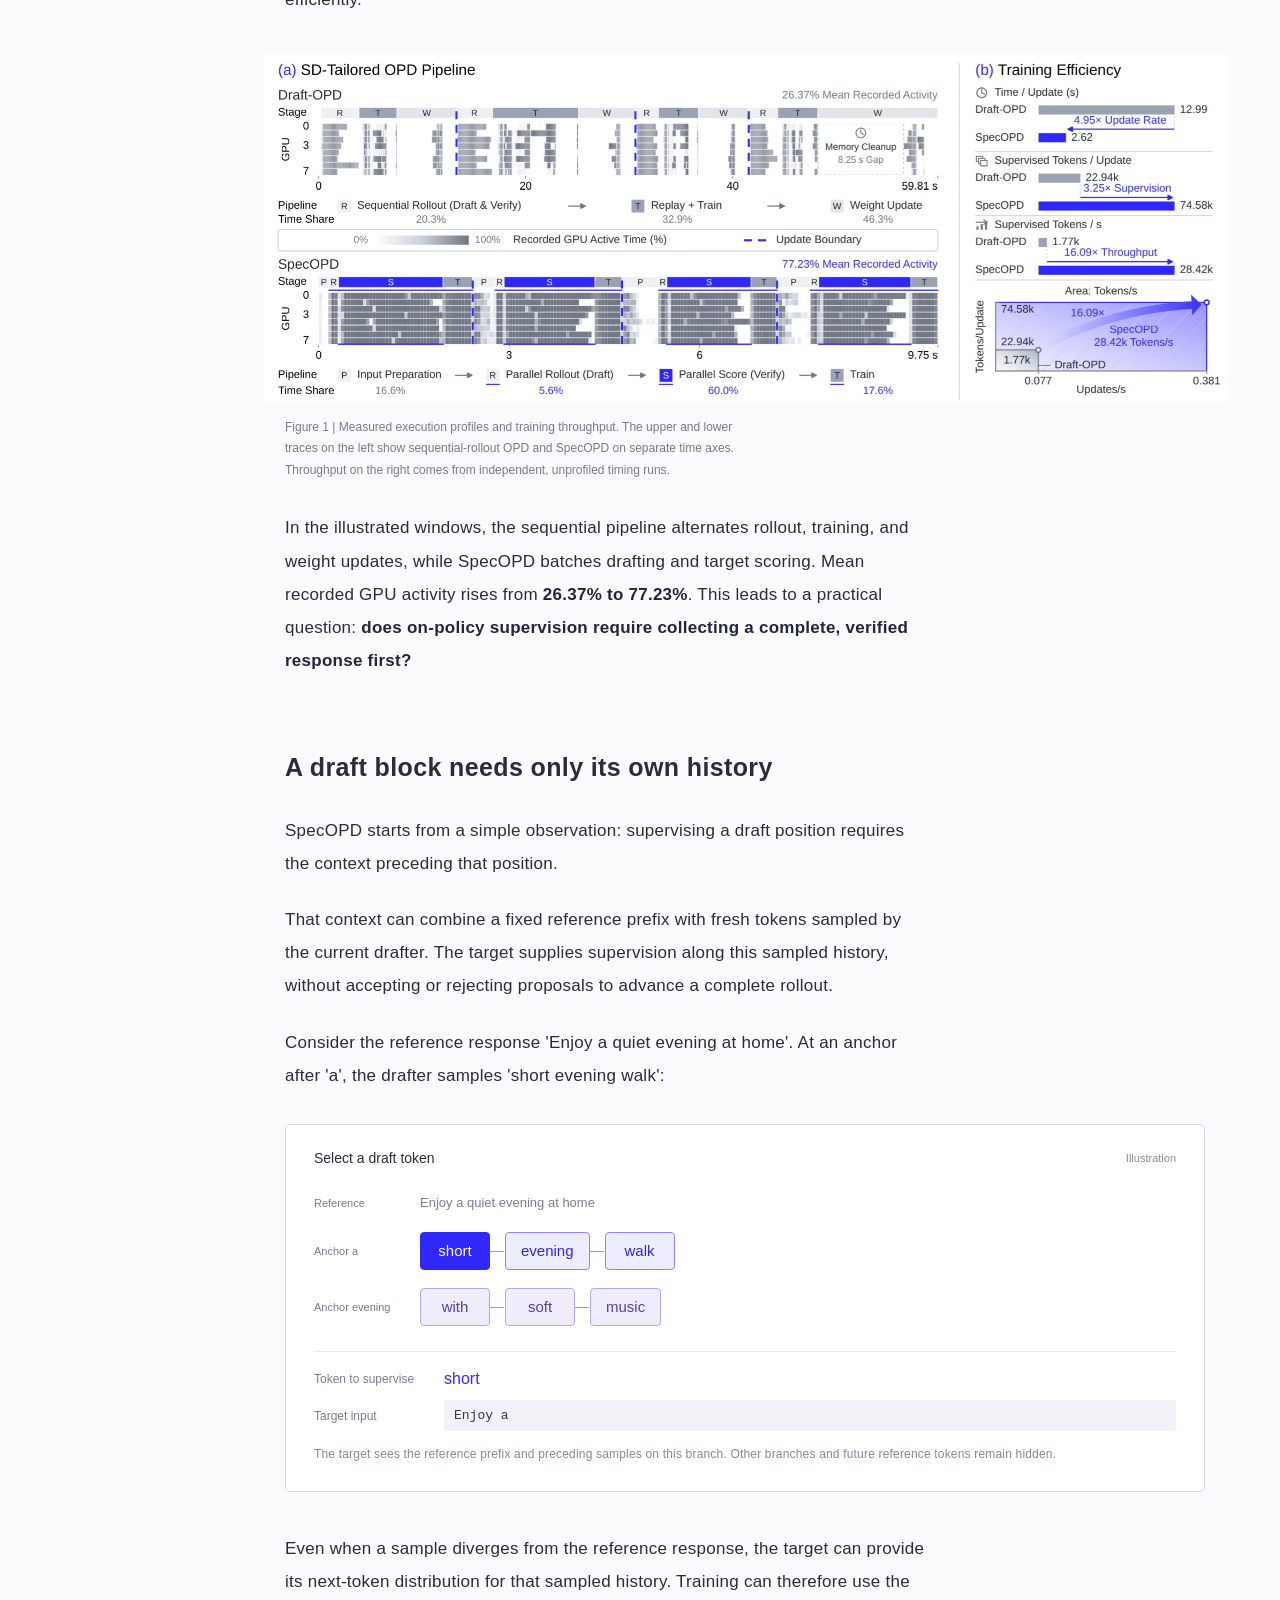
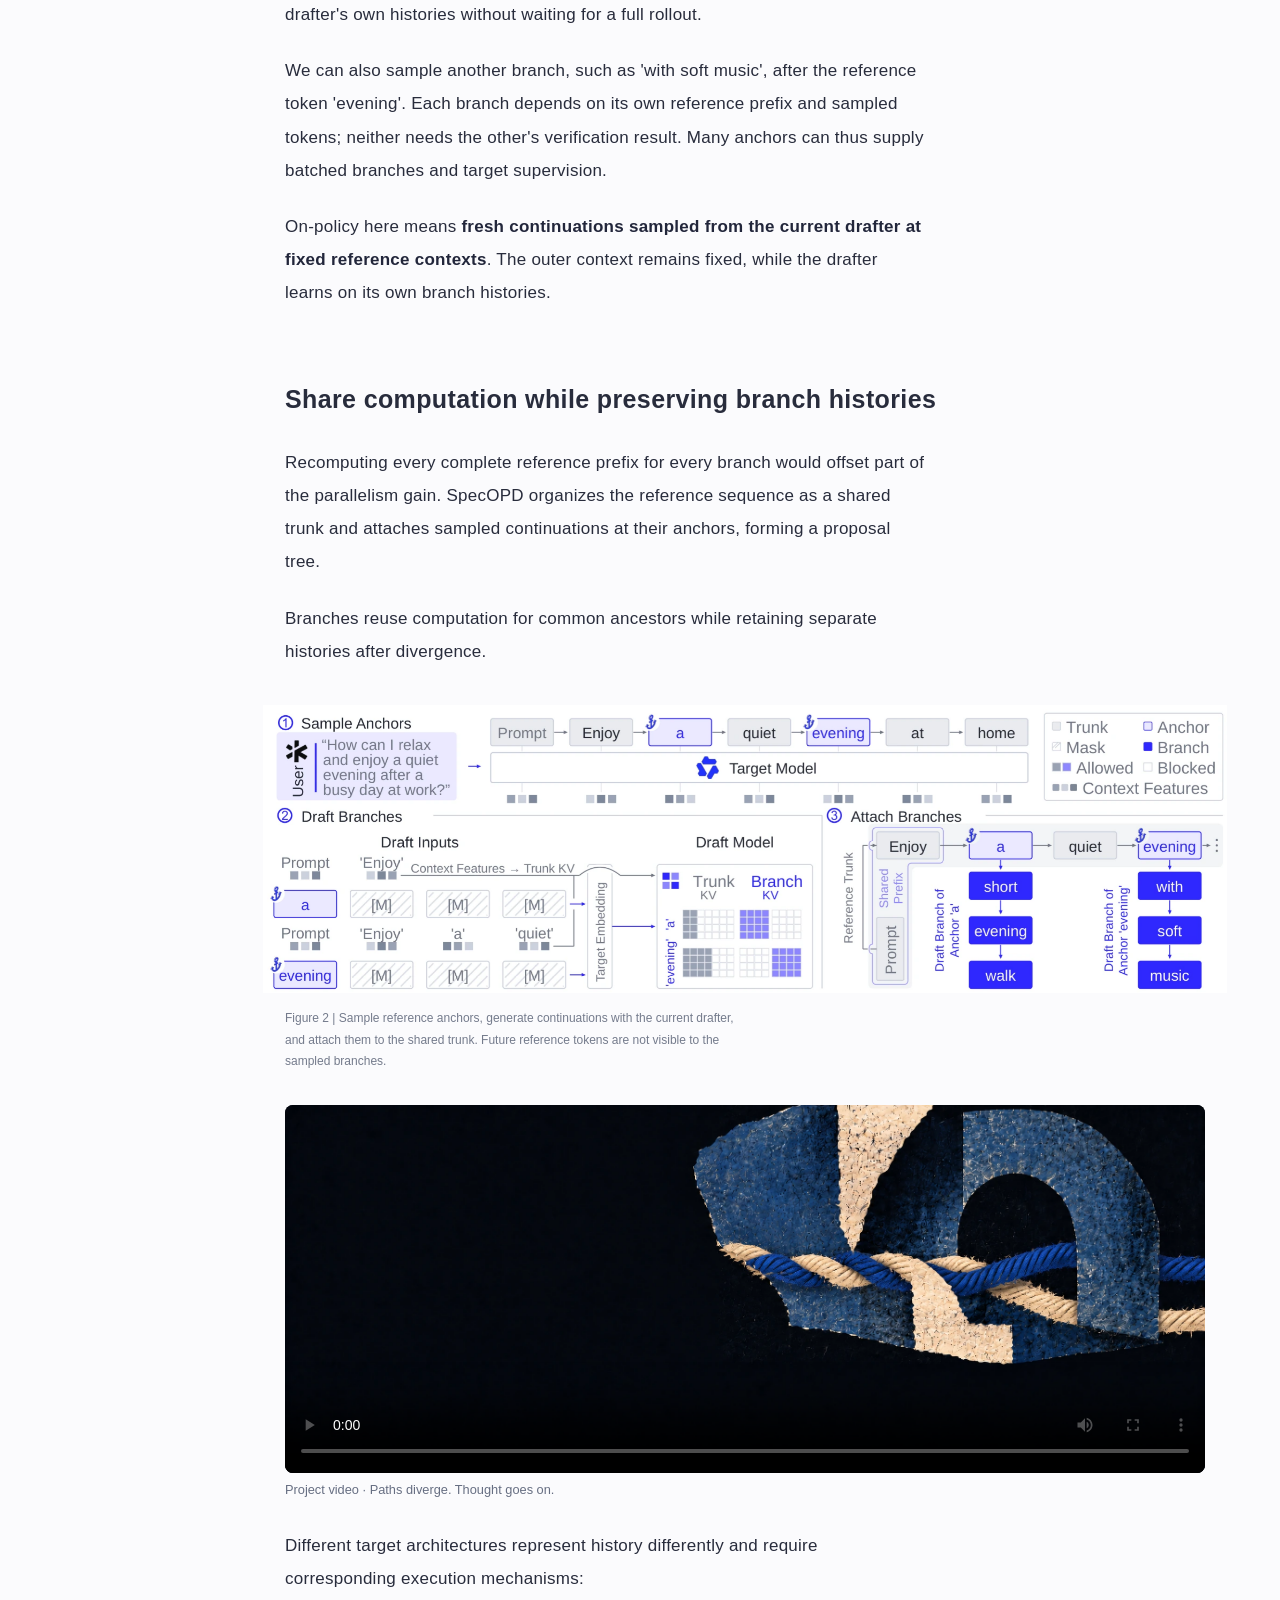
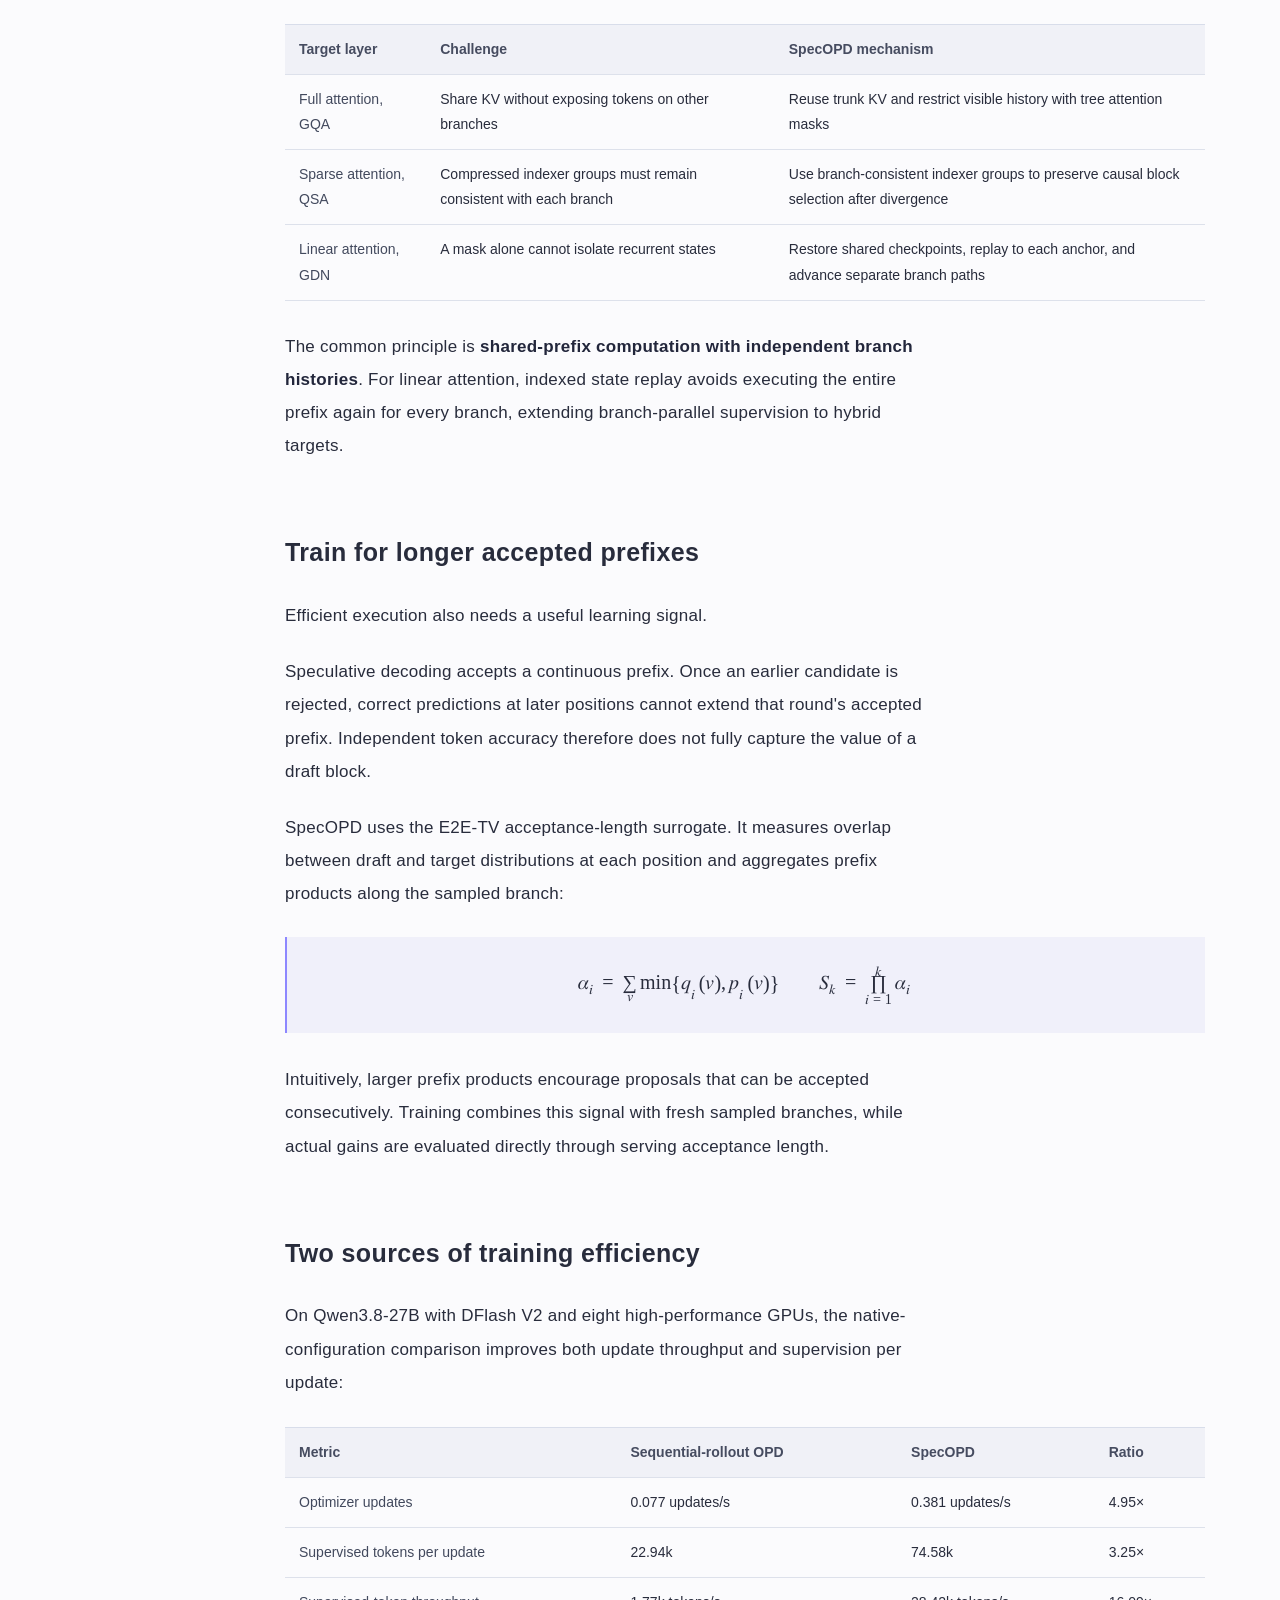
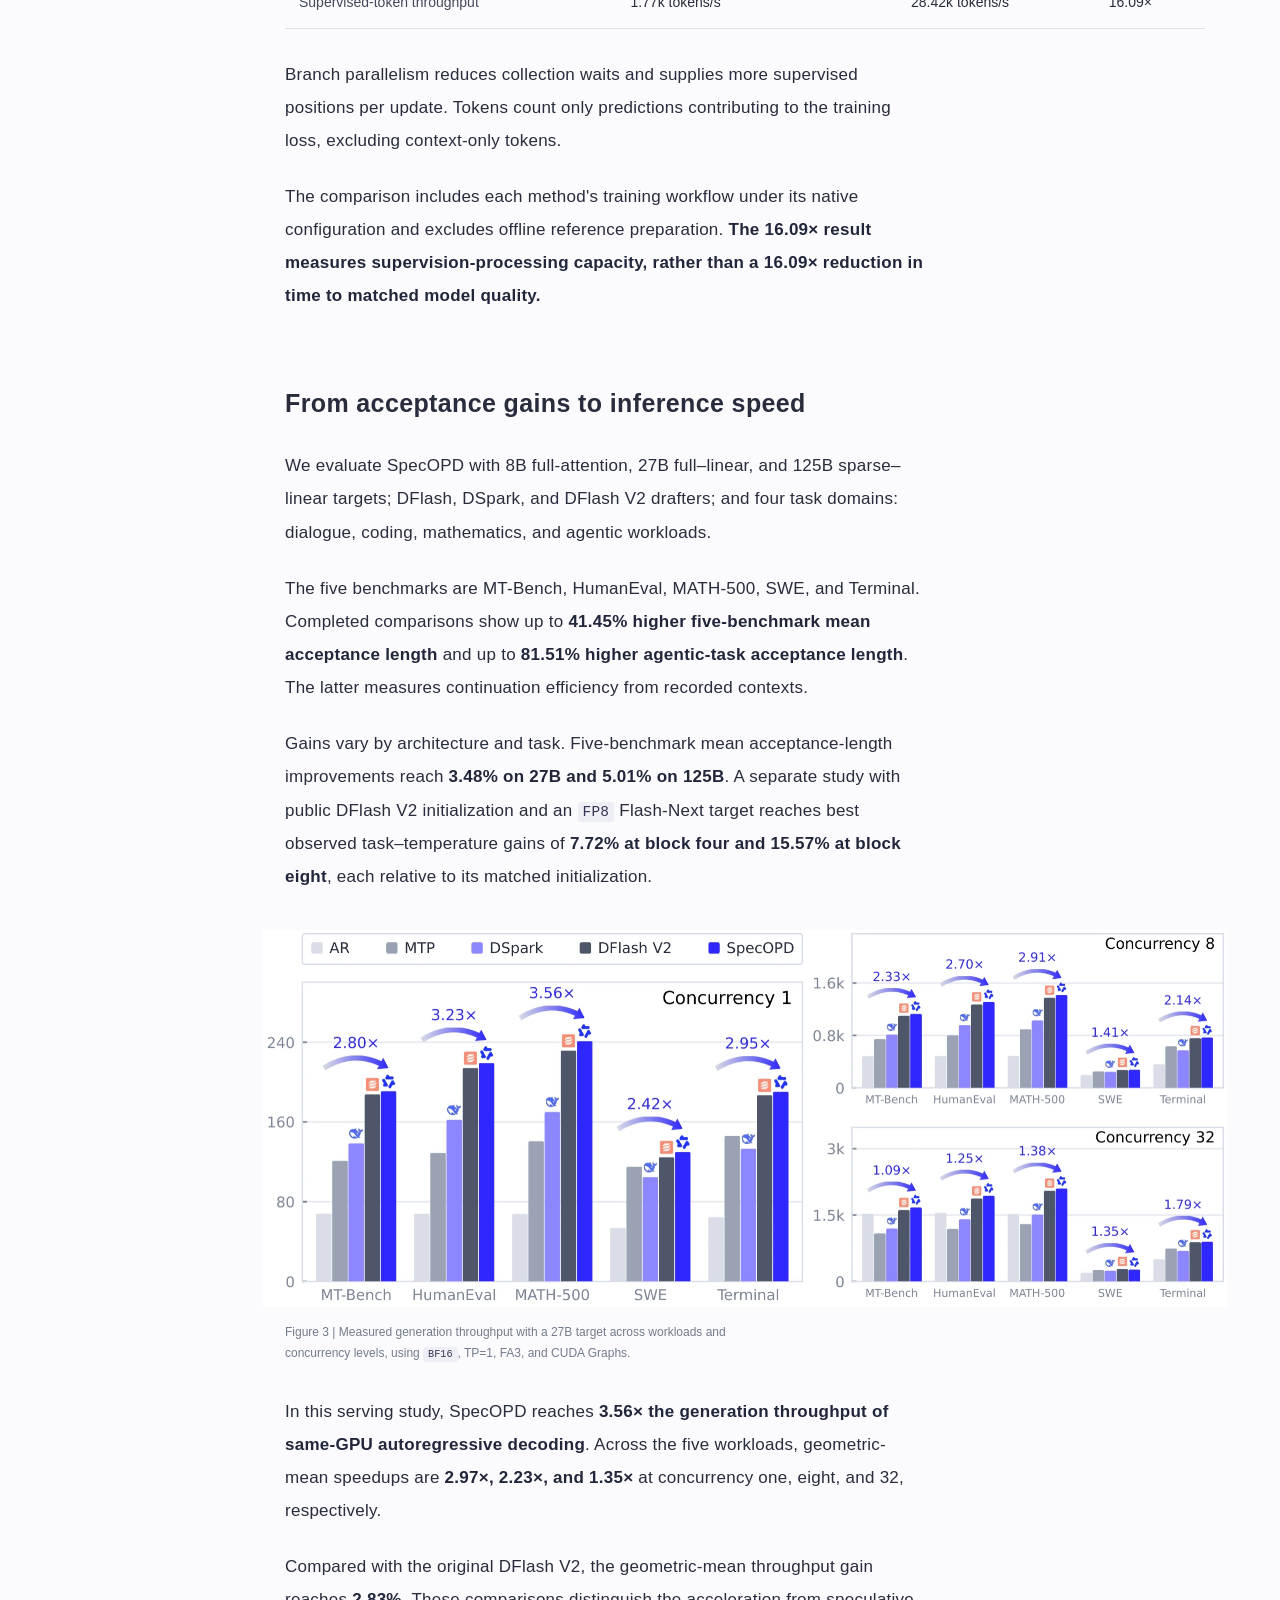
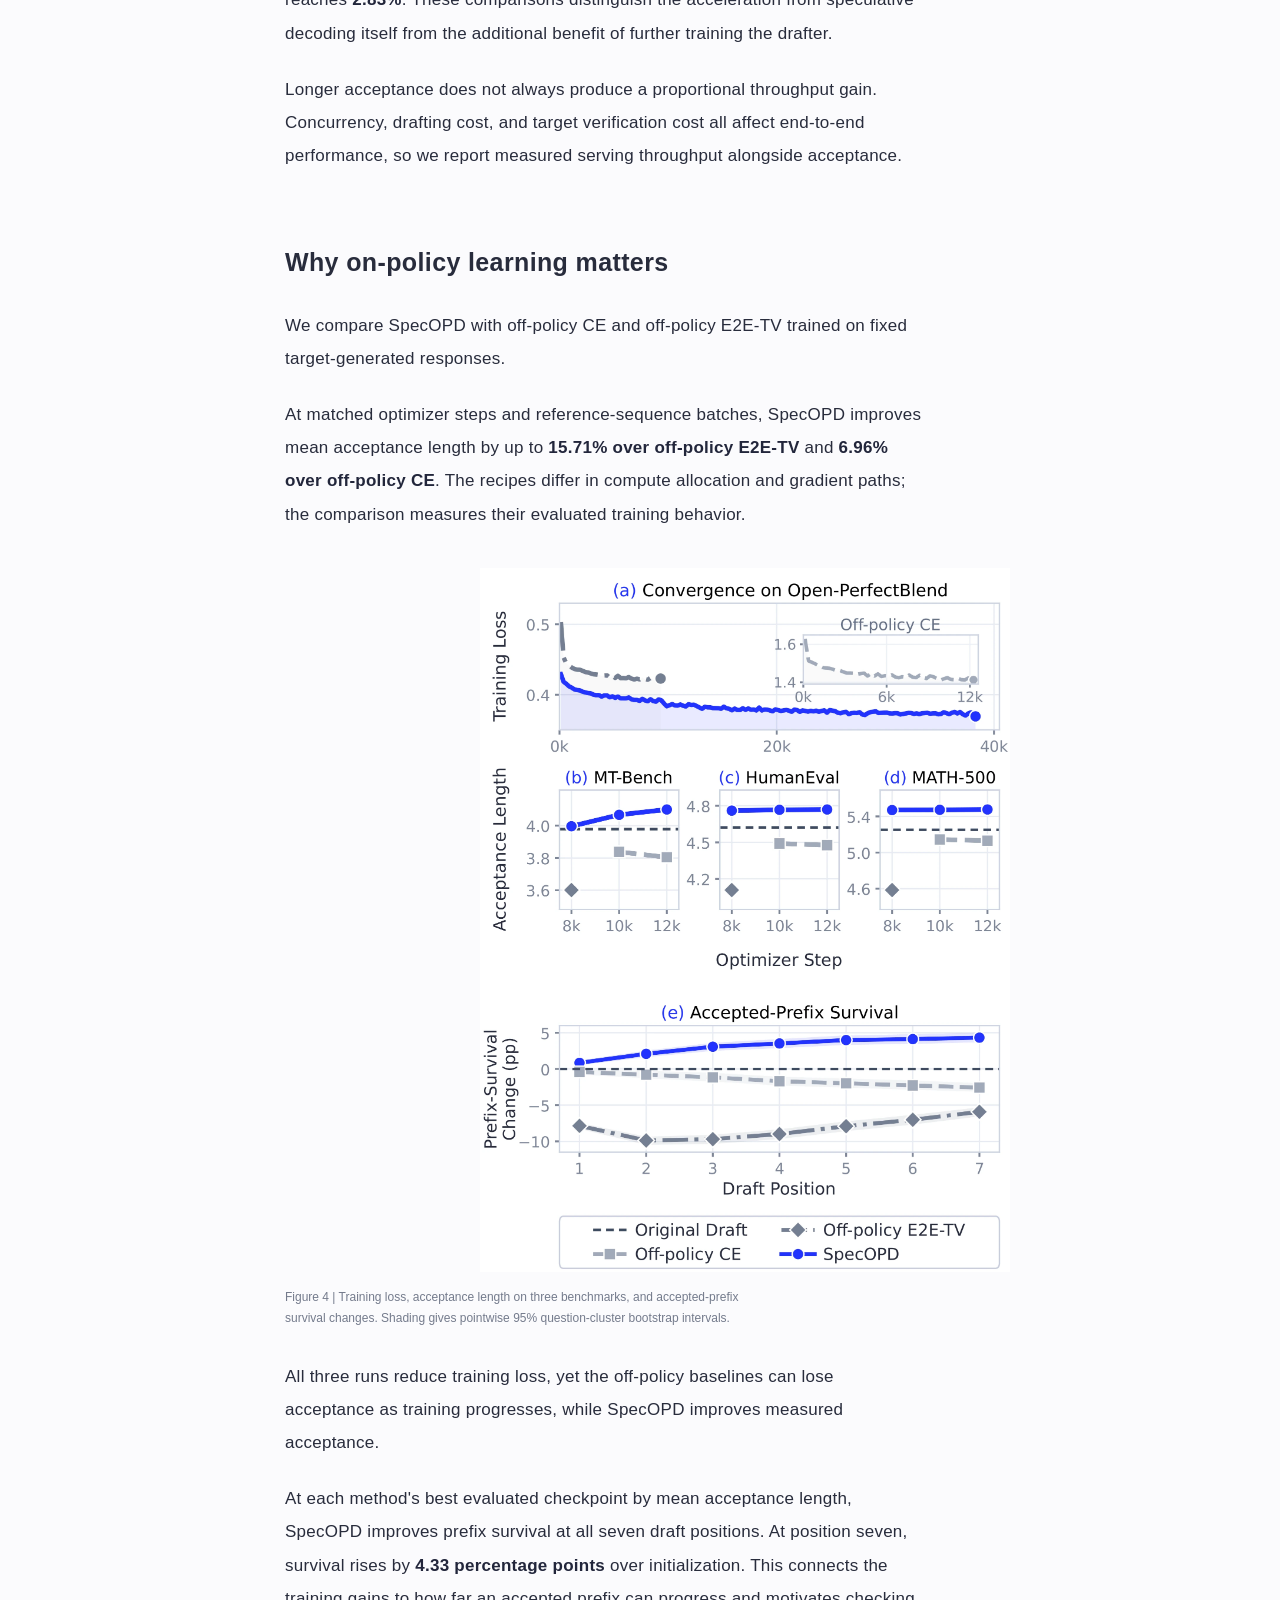
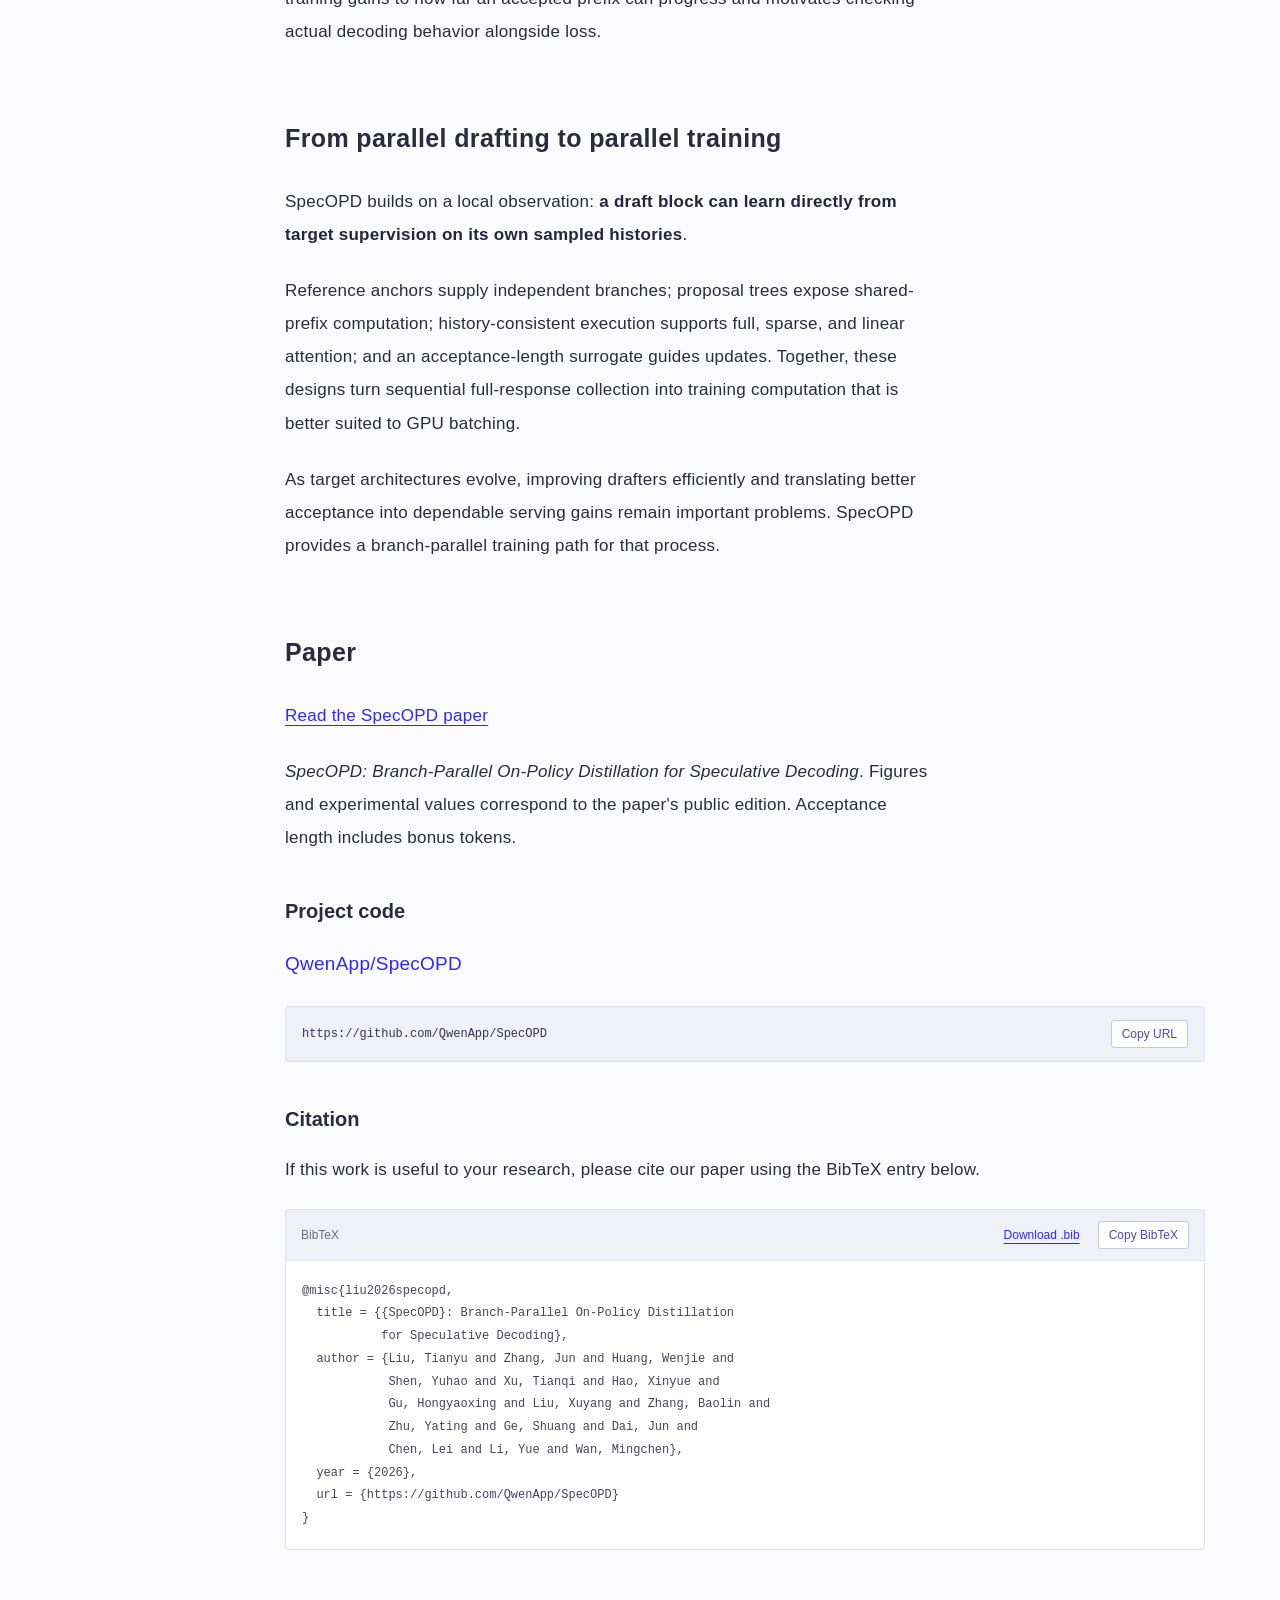
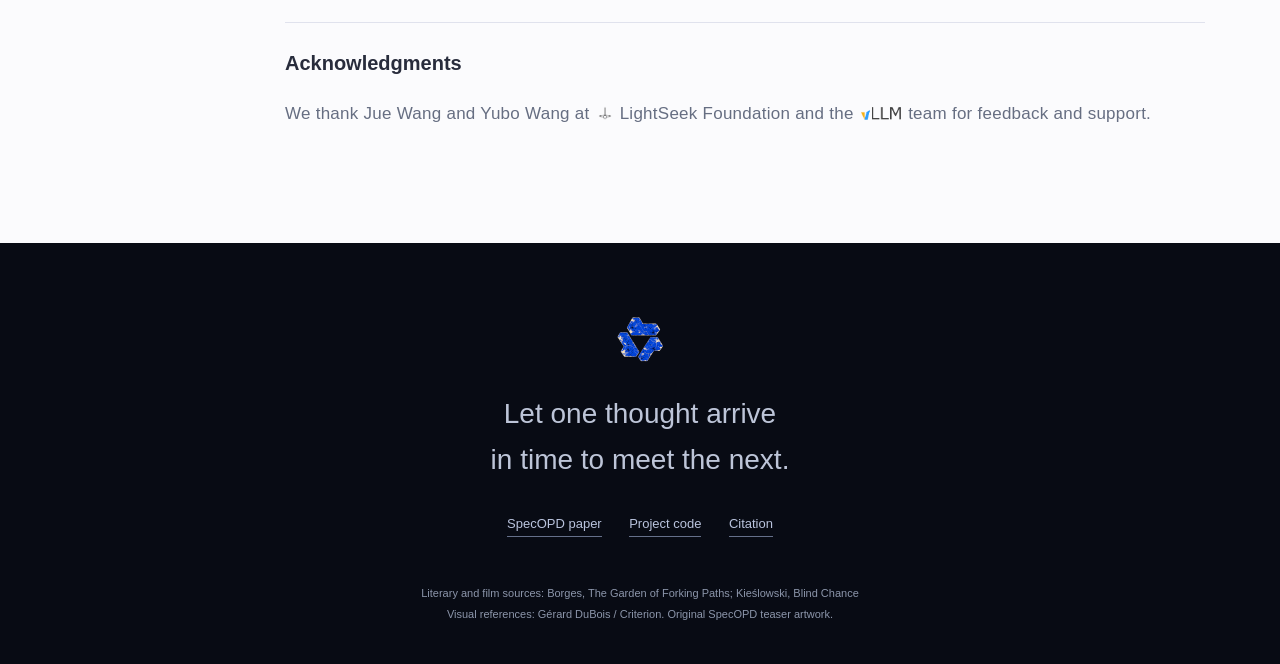
<file: docs/en.html>
<!doctype html>
<html lang="en">
<head>
<meta charset="utf-8">
<meta name="viewport" content="width=device-width,initial-scale=1">
<meta name="theme-color" content="#080B14">
<title>SpecOPD | Paths diverge. Thought goes on.</title>
<meta name="description" content="Branch-parallel on-policy distillation for speculative decoding, with shared-prefix computation and history-consistent target supervision.">
<meta property="og:title" content="SpecOPD | Parallelizing on-policy drafter training">
<meta property="og:description" content="From forking paths to parallel branches: the method, execution mechanisms, and measured gains of SpecOPD.">
<meta property="og:image" content="hero-artwork.webp">
<link rel="icon" href="logo.png">
<link rel="alternate" hreflang="zh-CN" href="index.html">
<link rel="alternate" hreflang="en" href="en.html">
<link rel="stylesheet" href="styles.css?v=0db9b8b44d">
<script src="app.js?v=e920777061" defer></script>
</head>
<body id="top" class="english">
<a class="skip-link" href="#overview">Skip to article</a>
<div class="reading-progress" aria-hidden="true"></div>
<header class="site-header">
  <a class="wordmark" href="#top" aria-label="SpecOPD home"><img src="logo.png" alt="" width="42" height="42"><span>SpecOPD</span></a>
  <div class="header-tools"><nav class="header-nav" aria-label="Main navigation"><a href="#insight">Method</a><a href="#training">Experiments</a><a href="https://github.com/QwenApp/SpecOPD">Code</a><a href="#citation">Cite</a><a href="specopd-paper.pdf">Paper PDF</a></nav><nav class="language-nav" aria-label="Language"><a class="language-switch" href="index.html" lang="zh-CN" hreflang="zh-CN">中文</a><a class="language-switch" href="en.html" aria-current="page" lang="en" hreflang="en">English</a></nav></div>
</header>
<main>
  <section class="hero" aria-labelledby="hero-title">
    <img class="hero-art" src="hero-artwork.webp" alt="Blue and natural ropes pass through textured paper arches, evoking shared beginnings and branching paths" width="1983" height="793" fetchpriority="high">
    <div class="hero-content">
      <h1 id="hero-title">Paths diverge.<br>Thought goes on.</h1>
      <p class="hero-subtitle">Branch-Parallel On-Policy Distillation<br>for Speculative Decoding</p>
      <p class="hero-description">A shared beginning.<br>Many paths forward.</p>
      <div class="hero-actions"><a class="primary-link" href="#overview">Read the article</a><a class="quiet-link" href="specopd-paper.pdf">Read the paper</a><a class="quiet-link" href="https://github.com/QwenApp/SpecOPD">GitHub</a></div>
    </div>
  </section>
  <section id="prologue" class="prologue" aria-label="Paths and branches">
    <div class="prologue-inner">
      <p>In Borges’s The Garden of Forking Paths, a story holds many possible futures. At each fork, the paths not taken continue elsewhere, toward other encounters and endings. The paths drift apart. A stretch of their journey remains shared.</p><p>Kieślowski places the fork at a station. In Blind Chance, a young man runs for a departing train. A few seconds open into three lives. We watch the same person enter different years, and remember something we once caught—or failed to catch—in time.</p><p>We can turn back a page, watch a film again. Those different futures bring the moment before the fork into focus: when everything was still on the same path.</p><p class="prologue-question">Can paths with a shared beginning move forward together?</p><p>Language, too, keeps arriving at such forks. A passage already written can lead to different next sentences. SpecOPD samples draft continuations at different points in existing text, allowing branches to receive feedback from the target model in parallel. They reuse computation for their shared context, retain their own sampled histories, and learn to draft better through parallel training. The shared path need not be retraced for every branch.</p><p>The person waiting for an answer has unfinished thoughts of their own. A book half read. A sentence revised again and again. A thought just taking shape, still searching for words. Sometimes we pause to think more clearly; sometimes we are simply waiting for the next line on the screen.</p><p>We hope to shorten that wait, so reading, writing, and questioning can continue.</p><p><em>Let one thought arrive in time to meet the next.</em></p>
      <svg class="fork-mark" width="28" height="34" viewBox="0 0 28 34" fill="none" aria-hidden="true"><path d="M14 32V16M14 20L3 9M14 20L25 9M14 16V2" stroke="currentColor" stroke-width="1.2"/></svg>
    </div>
  </section>
  <div class="paper-body">
    <div class="article-layout">
      <aside class="contents"><nav aria-label="Contents"><p>In this article</p><a href="#bottleneck">The collection bottleneck</a><a href="#insight">Branch supervision</a><a href="#execution">Shared computation</a><a href="#objective">Acceptance objective</a><a href="#training">Training efficiency</a><a href="#inference">Inference gains</a><a href="#ablation">Ablations</a><a href="#outlook">What comes next</a><a href="#code">Project code</a><a href="#citation">Citation</a><a href="#acknowledgments">Acknowledgments</a></nav><a class="rail-paper" href="specopd-paper.pdf">Full paper PDF</a></aside>
      <article><section id="overview" class="article-section"><header class="article-heading"><p class="article-context">SpecOPD explained</p><h2>Parallelizing on-policy<br class="desktop-break">drafter training</h2><p class="article-subtitle">Branch-Parallel On-Policy Distillation for Speculative Decoding</p></header><p>Speculative decoding lets a large language model verify multiple candidate tokens in one pass, reducing the sequential cost of token-by-token generation. With parallel drafters such as DFlash and DSpark, an entire candidate block can already be proposed in one forward pass. The next question is how to train these drafters so that more of their proposals are accepted.</p><p>On-policy distillation (OPD) offers a useful path: let a drafter learn on histories generated by its own policy. Conventional pipelines, however, still collect complete responses through successive draft-and-verify rounds before updating the drafter. The sequential dependencies of inference enter the training loop.</p><p>We introduce <strong>SpecOPD</strong>, which collects fresh on-policy supervision across independent branches while reusing their shared-prefix computation. In the paper&#x27;s evaluated settings, it delivers three different kinds of gains:</p><ul><li><strong>16.09× supervised-token throughput</strong> over sequential-rollout OPD.</li><li><strong>Up to 41.45% higher five-benchmark mean acceptance length</strong> over the original drafter.</li><li><strong>Up to 3.56× measured generation throughput over autoregressive decoding</strong> with a 27B target.</li></ul><p>These numbers measure training capacity, proposal quality, and inference speed, respectively. Their common starting point is the sequential dependency in supervision collection.</p></section><section id="bottleneck" class="article-section"><h2>Why drafter training still waits</h2><p>Speculative decoding pairs a lightweight drafter with a target model. The drafter proposes candidates; the target verifies them in parallel and accepts an eligible prefix. The verification rule preserves the target&#x27;s output distribution, while longer accepted prefixes let each target pass advance generation further.</p><p>Parallel drafters reduce proposal cost, but acceptance length still depends on alignment with the target. Training only on fixed target-generated responses exposes a drafter to histories different from those it produces itself. OPD supplies target supervision on draft-generated histories, helping the drafter learn from its own prediction errors.</p><p>In a typical rollout-and-distill pipeline, the accepted prefix from one verification determines where the next round begins. A complete response can require many dependent draft-and-verify rounds before training and weight updates follow. This schedule limits the sustained, larger-batch computation that GPUs handle efficiently.</p><figure class="paper-figure profile"><button class="figure-open" data-image="profile.webp" aria-label="Enlarge: Measured execution profiles and training throughput"><img src="profile.webp" alt="Measured execution profiles and training throughput" loading="lazy" width="1800" height="650"><span class="figure-affordance">Enlarge figure</span></button></figure><p class="figure-caption">Figure 1 | Measured execution profiles and training throughput. The upper and lower traces on the left show sequential-rollout OPD and SpecOPD on separate time axes. Throughput on the right comes from independent, unprofiled timing runs.</p><p>In the illustrated windows, the sequential pipeline alternates rollout, training, and weight updates, while SpecOPD batches drafting and target scoring. Mean recorded GPU activity rises from <strong>26.37% to 77.23%</strong>. This leads to a practical question: <strong>does on-policy supervision require collecting a complete, verified response first?</strong></p></section><section id="insight" class="article-section"><h2>A draft block needs only its own history</h2><p>SpecOPD starts from a simple observation: supervising a draft position requires the context preceding that position.</p><p>That context can combine a fixed reference prefix with fresh tokens sampled by the current drafter. The target supplies supervision along this sampled history, without accepting or rejecting proposals to advance a complete rollout.</p><p>Consider the reference response &#x27;Enjoy a quiet evening at home&#x27;. At an anchor after &#x27;a&#x27;, the drafter samples &#x27;short evening walk&#x27;:</p>
<div class="branch-explorer" aria-label="Interactive branch-history example">
  <div class="demo-heading"><span>Select a draft token</span><span class="demo-status">Illustration</span></div>
  <div class="reference-line"><span class="row-label">Reference</span><span class="reference-text">Enjoy a quiet evening at home</span></div>
  <div class="branch-line"><span class="row-label">Anchor a</span><div class="tokens" role="group" aria-label="Draft branch after a">
    <button class="token token-selected" data-branch="a" data-index="0" aria-pressed="true">short</button><button class="token" data-branch="a" data-index="1" aria-pressed="false">evening</button><button class="token" data-branch="a" data-index="2" aria-pressed="false">walk</button>
  </div></div>
  <div class="branch-line branch-evening"><span class="row-label">Anchor evening</span><div class="tokens" role="group" aria-label="Draft branch after evening">
    <button class="token" data-branch="evening" data-index="0" aria-pressed="false">with</button><button class="token" data-branch="evening" data-index="1" aria-pressed="false">soft</button><button class="token" data-branch="evening" data-index="2" aria-pressed="false">music</button>
  </div></div>
  <div class="history-readout" aria-live="polite" aria-atomic="true">
    <div><span>Token to supervise</span><strong id="predicted-token">short</strong></div>
    <div><span>Target input</span><code id="target-history">Enjoy a</code></div>
    <p>The target sees the reference prefix and preceding samples on this branch. Other branches and future reference tokens remain hidden.</p>
  </div>
</div>
<p>Even when a sample diverges from the reference response, the target can provide its next-token distribution for that sampled history. Training can therefore use the drafter&#x27;s own histories without waiting for a full rollout.</p><p>We can also sample another branch, such as &#x27;with soft music&#x27;, after the reference token &#x27;evening&#x27;. Each branch depends on its own reference prefix and sampled tokens; neither needs the other&#x27;s verification result. Many anchors can thus supply batched branches and target supervision.</p><p>On-policy here means <strong>fresh continuations sampled from the current drafter at fixed reference contexts</strong>. The outer context remains fixed, while the drafter learns on its own branch histories.</p></section><section id="execution" class="article-section"><h2>Share computation while preserving branch histories</h2><p>Recomputing every complete reference prefix for every branch would offset part of the parallelism gain. SpecOPD organizes the reference sequence as a shared trunk and attaches sampled continuations at their anchors, forming a proposal tree.</p><p>Branches reuse computation for common ancestors while retaining separate histories after divergence.</p><figure class="paper-figure method"><button class="figure-open" data-image="method.webp" aria-label="Enlarge: Reference anchors, draft branches, and the shared proposal tree"><img src="method.webp" alt="Reference anchors, draft branches, and the shared proposal tree" loading="lazy" width="1800" height="538"><span class="figure-affordance">Enlarge figure</span></button></figure><p class="figure-caption">Figure 2 | Sample reference anchors, generate continuations with the current drafter, and attach them to the shared trunk. Future reference tokens are not visible to the sampled branches.</p><figure class="project-video"><video controls playsinline preload="metadata" poster="hero-artwork.webp" aria-label="Project video"><source src="https://raw.githubusercontent.com/QwenApp/SpecOPD/main/assets/SpecOPD.mp4" type="video/mp4"></video><figcaption>Project video · Paths diverge. Thought goes on.</figcaption></figure><p>Different target architectures represent history differently and require corresponding execution mechanisms:</p><div class="table-scroll" tabindex="0"><table><thead><tr><th scope="col">Target layer</th><th scope="col">Challenge</th><th scope="col">SpecOPD mechanism</th></tr></thead><tbody><tr><td>Full attention, GQA</td><td>Share KV without exposing tokens on other branches</td><td>Reuse trunk KV and restrict visible history with tree attention masks</td></tr><tr><td>Sparse attention, QSA</td><td>Compressed indexer groups must remain consistent with each branch</td><td>Use branch-consistent indexer groups to preserve causal block selection after divergence</td></tr><tr><td>Linear attention, GDN</td><td>A mask alone cannot isolate recurrent states</td><td>Restore shared checkpoints, replay to each anchor, and advance separate branch paths</td></tr></tbody></table></div><p>The common principle is <strong>shared-prefix computation with independent branch histories</strong>. For linear attention, indexed state replay avoids executing the entire prefix again for every branch, extending branch-parallel supervision to hybrid targets.</p></section><section id="objective" class="article-section"><h2>Train for longer accepted prefixes</h2><p>Efficient execution also needs a useful learning signal.</p><p>Speculative decoding accepts a continuous prefix. Once an earlier candidate is rejected, correct predictions at later positions cannot extend that round&#x27;s accepted prefix. Independent token accuracy therefore does not fully capture the value of a draft block.</p><p>SpecOPD uses the E2E-TV acceptance-length surrogate. It measures overlap between draft and target distributions at each position and aggregates prefix products along the sampled branch:</p><div class="equation" aria-label="Alpha i is the draft-target distributional overlap at position i. S k is the product of alpha over the first k positions."><math display="block"><mrow><msub><mi>α</mi><mi>i</mi></msub><mo>=</mo><munder><mo>∑</mo><mi>v</mi></munder><mi>min</mi><mo>{</mo><msub><mi>q</mi><mi>i</mi></msub><mo>(</mo><mi>v</mi><mo>)</mo><mo>,</mo><msub><mi>p</mi><mi>i</mi></msub><mo>(</mo><mi>v</mi><mo>)</mo><mo>}</mo><mspace width="2em"/><msub><mi>S</mi><mi>k</mi></msub><mo>=</mo><munderover><mo>∏</mo><mrow><mi>i</mi><mo>=</mo><mn>1</mn></mrow><mi>k</mi></munderover><msub><mi>α</mi><mi>i</mi></msub></mrow></math></div><p>Intuitively, larger prefix products encourage proposals that can be accepted consecutively. Training combines this signal with fresh sampled branches, while actual gains are evaluated directly through serving acceptance length.</p></section><section id="training" class="article-section"><h2>Two sources of training efficiency</h2><p>On Qwen3.8-27B with DFlash V2 and eight high-performance GPUs, the native-configuration comparison improves both update throughput and supervision per update:</p><div class="table-scroll" tabindex="0"><table><thead><tr><th scope="col">Metric</th><th scope="col">Sequential-rollout OPD</th><th scope="col">SpecOPD</th><th scope="col">Ratio</th></tr></thead><tbody><tr><td>Optimizer updates</td><td>0.077 updates/s</td><td>0.381 updates/s</td><td>4.95×</td></tr><tr><td>Supervised tokens per update</td><td>22.94k</td><td>74.58k</td><td>3.25×</td></tr><tr><td>Supervised-token throughput</td><td>1.77k tokens/s</td><td>28.42k tokens/s</td><td>16.09×</td></tr></tbody></table></div><p>Branch parallelism reduces collection waits and supplies more supervised positions per update. Tokens count only predictions contributing to the training loss, excluding context-only tokens.</p><p>The comparison includes each method&#x27;s training workflow under its native configuration and excludes offline reference preparation. <strong>The 16.09× result measures supervision-processing capacity, rather than a 16.09× reduction in time to matched model quality.</strong></p></section><section id="inference" class="article-section"><h2>From acceptance gains to inference speed</h2><p>We evaluate SpecOPD with 8B full-attention, 27B full–linear, and 125B sparse–linear targets; DFlash, DSpark, and DFlash V2 drafters; and four task domains: dialogue, coding, mathematics, and agentic workloads.</p><p>The five benchmarks are MT-Bench, HumanEval, MATH-500, SWE, and Terminal. Completed comparisons show up to <strong>41.45% higher five-benchmark mean acceptance length</strong> and up to <strong>81.51% higher agentic-task acceptance length</strong>. The latter measures continuation efficiency from recorded contexts.</p><p>Gains vary by architecture and task. Five-benchmark mean acceptance-length improvements reach <strong>3.48% on 27B and 5.01% on 125B</strong>. A separate study with public DFlash V2 initialization and an <code>FP8</code> Flash-Next target reaches best observed task–temperature gains of <strong>7.72% at block four and 15.57% at block eight</strong>, each relative to its matched initialization.</p><figure class="paper-figure inference"><button class="figure-open" data-image="inference.webp" aria-label="Enlarge: Measured 27B inference throughput at concurrency 1, 8, and 32"><img src="inference.webp" alt="Measured 27B inference throughput at concurrency 1, 8, and 32" loading="lazy" width="1800" height="703"><span class="figure-affordance">Enlarge figure</span></button></figure><p class="figure-caption">Figure 3 | Measured generation throughput with a 27B target across workloads and concurrency levels, using <code>BF16</code>, TP=1, FA3, and CUDA Graphs.</p><p>In this serving study, SpecOPD reaches <strong>3.56× the generation throughput of same-GPU autoregressive decoding</strong>. Across the five workloads, geometric-mean speedups are <strong>2.97×, 2.23×, and 1.35×</strong> at concurrency one, eight, and 32, respectively.</p><p>Compared with the original DFlash V2, the geometric-mean throughput gain reaches <strong>2.83%</strong>. These comparisons distinguish the acceleration from speculative decoding itself from the additional benefit of further training the drafter.</p><p>Longer acceptance does not always produce a proportional throughput gain. Concurrency, drafting cost, and target verification cost all affect end-to-end performance, so we report measured serving throughput alongside acceptance.</p></section><section id="ablation" class="article-section"><h2>Why on-policy learning matters</h2><p>We compare SpecOPD with off-policy CE and off-policy E2E-TV trained on fixed target-generated responses.</p><p>At matched optimizer steps and reference-sequence batches, SpecOPD improves mean acceptance length by up to <strong>15.71% over off-policy E2E-TV</strong> and <strong>6.96% over off-policy CE</strong>. The recipes differ in compute allocation and gradient paths; the comparison measures their evaluated training behavior.</p><figure class="paper-figure ablation"><button class="figure-open" data-image="ablation.webp" aria-label="Enlarge: Training loss, acceptance length, and prefix survival"><img src="ablation.webp" alt="Training loss, acceptance length, and prefix survival" loading="lazy" width="1800" height="2391"><span class="figure-affordance">Enlarge figure</span></button></figure><p class="figure-caption">Figure 4 | Training loss, acceptance length on three benchmarks, and accepted-prefix survival changes. Shading gives pointwise 95% question-cluster bootstrap intervals.</p><p>All three runs reduce training loss, yet the off-policy baselines can lose acceptance as training progresses, while SpecOPD improves measured acceptance.</p><p>At each method&#x27;s best evaluated checkpoint by mean acceptance length, SpecOPD improves prefix survival at all seven draft positions. At position seven, survival rises by <strong>4.33 percentage points</strong> over initialization. This connects the training gains to how far an accepted prefix can progress and motivates checking actual decoding behavior alongside loss.</p></section><section id="outlook" class="article-section"><h2>From parallel drafting to parallel training</h2><p>SpecOPD builds on a local observation: <strong>a draft block can learn directly from target supervision on its own sampled histories</strong>.</p><p>Reference anchors supply independent branches; proposal trees expose shared-prefix computation; history-consistent execution supports full, sparse, and linear attention; and an acceptance-length surrogate guides updates. Together, these designs turn sequential full-response collection into training computation that is better suited to GPU batching.</p><p>As target architectures evolve, improving drafters efficiently and translating better acceptance into dependable serving gains remain important problems. SpecOPD provides a branch-parallel training path for that process.</p></section><section id="paper" class="article-section"><h2>Paper</h2><p><a href="specopd-paper.pdf">Read the SpecOPD paper</a></p><p><em>SpecOPD: Branch-Parallel On-Policy Distillation for Speculative Decoding</em>. Figures and experimental values correspond to the paper&#x27;s public edition. Acceptance length includes bonus tokens.</p>
<div class="project-resources" id="code">
  <h3>Project code</h3>
  <p><a class="repository-link" href="https://github.com/QwenApp/SpecOPD">QwenApp/SpecOPD</a></p>
  <div class="repository-address"><code id="repository-url">https://github.com/QwenApp/SpecOPD</code><button class="copy-button" data-copy-target="repository-url" data-copy-id="url">Copy URL</button></div>
</div>
<div class="citation-section" id="citation">
  <h3>Citation</h3>
  <p>If this work is useful to your research, please cite our paper using the BibTeX entry below.</p>
  <div class="citation-toolbar"><span>BibTeX</span><div><a href="citation.bib" download>Download .bib</a><button class="copy-button" data-copy-target="citation-bibtex" data-copy-id="bib">Copy BibTeX</button></div></div>
  <pre class="citation-code"><code id="citation-bibtex">@misc{liu2026specopd,
  title = {{SpecOPD}: Branch-Parallel On-Policy Distillation
           for Speculative Decoding},
  author = {Liu, Tianyu and Zhang, Jun and Huang, Wenjie and
            Shen, Yuhao and Xu, Tianqi and Hao, Xinyue and
            Gu, Hongyaoxing and Liu, Xuyang and Zhang, Baolin and
            Zhu, Yating and Ge, Shuang and Dai, Jun and
            Chen, Lei and Li, Yue and Wan, Mingchen},
  year = {2026},
  url = {https://github.com/QwenApp/SpecOPD}
}
</code></pre>
  <span class="copy-status" role="status" aria-live="polite"></span>
</div>
<div class="acknowledgments" id="acknowledgments"><h3>Acknowledgments</h3><p>We thank Jue Wang and Yubo Wang at <img class="ack-logo lightseek-logo" src="lightseek-logo.png" alt=""> LightSeek Foundation and the <img class="ack-logo vllm-logo" src="vllm-wordmark.png" alt="vLLM"> team for feedback and support.</p></div></section></article>
    </div>
  </div>
  <footer class="closing">
    <img src="logo.png" alt="" width="48" height="48">
    <p class="closing-line">Let one thought arrive<br>in time to meet the next.</p>
    <a href="specopd-paper.pdf">SpecOPD paper</a>
    <a class="footer-resource" href="https://github.com/QwenApp/SpecOPD">Project code</a>
    <a class="footer-resource" href="#citation">Citation</a>
    <p class="credits">Literary and film sources: Borges, The Garden of Forking Paths; Kieślowski, Blind Chance<br>Visual references: Gérard DuBois / Criterion. Original SpecOPD teaser artwork.</p>
  </footer>
</main>
<dialog class="image-dialog" aria-label="Enlarged paper figure">
  <div class="dialog-toolbar"><span id="dialog-image-title">Paper figure</span><div><a id="download-image" download>Download image</a><button class="dialog-close" aria-label="Close image preview">Close <span aria-hidden="true">×</span></button></div></div>
  <div class="dialog-stage"><img id="dialog-image" alt=""></div>
</dialog>
</body>
</html>
</file>
<file: docs/styles.css>
:root{--night:#080b14;--paper:#fbfbfd;--text:#282c3c;--muted:#646b7d;--blue:#3028ff;--purple:#8d87ff;--rule:#d6dbe7;--sans:"Avenir Next","PingFang SC","Noto Sans CJK SC","Microsoft YaHei",sans-serif;--serif:"Songti SC","Noto Serif CJK SC","STSong",serif}
*{box-sizing:border-box}html{scroll-behavior:auto;scroll-padding-top:40px}body{margin:0;background:var(--night);color:var(--text);font-family:var(--sans);-webkit-font-smoothing:antialiased}button,a{-webkit-tap-highlight-color:transparent}a{color:var(--blue);text-underline-offset:4px}button{font:inherit}button,a{touch-action:manipulation}a:focus-visible,button:focus-visible,summary:focus-visible,.table-scroll:focus-visible{outline:3px solid #8d87ff;outline-offset:5px}::selection{background:#dcd9ff;color:#14102e}.skip-link{position:absolute;top:-80px;left:20px;z-index:30;background:white;padding:10px 18px}.skip-link:focus{top:20px}.reading-progress{position:fixed;inset:0 auto auto 0;width:0;height:3px;background:var(--blue);z-index:40}
.site-header{position:relative;z-index:2;max-width:1280px;margin:auto;display:flex;align-items:center;justify-content:space-between;padding:26px 40px;color:#ccd2df}.wordmark{display:flex;align-items:center;gap:13px;text-decoration:none;color:#d0d6e4}.wordmark img{width:42px;height:42px;object-fit:contain}.wordmark span{font-size:24px;letter-spacing:.1em;font-weight:400}.site-header nav{display:flex;gap:29px;align-items:center}.site-header nav a{font-size:14px;text-decoration:none;color:#bac1d1;padding:9px 0}.site-header nav a:hover{color:white}
.hero{max-width:1440px;min-height:570px;margin:auto;position:relative;overflow:hidden}.hero-art{position:absolute;right:0;top:-58px;width:1440px;max-width:none;height:auto;pointer-events:none}.hero-content{position:relative;max-width:1280px;padding:63px 40px 70px;margin:auto}.hero h1{font-family:var(--serif);font-size:57px;line-height:1.45;font-weight:400;letter-spacing:.04em;color:#f1f2f7;margin:0 0 24px}.hero-subtitle{font-size:17px;line-height:1.65;color:#adb6ca;margin:0 0 25px}.hero-description{font-family:var(--serif);font-size:22px;color:#c2c7d2;line-height:1.7;margin:0 0 30px}.hero-actions{display:flex;gap:26px;align-items:center}.hero-actions a{text-decoration:none;font-size:14px}.primary-link{background:#ebeaf7;color:#211d46;padding:12px 20px;border-radius:4px}.primary-link:hover{background:white}.quiet-link{color:#bfc8de;border-bottom:1px solid #68738b;padding:8px 0}
.prologue{border-bottom:1px solid #1d2637;padding:46px 28px 48px;color:#b9bfcc}.prologue-inner{max-width:800px;margin:auto}.prologue p{font-family:var(--serif);font-size:22px;line-height:1.95;font-weight:400;margin:0 0 22px}.prologue-question{text-align:center;color:#dde0eb;padding-top:15px}.fork-mark{display:block;color:#8492b0;margin:27px auto 0}
.paper-body{background:var(--paper);padding:85px 28px 90px}.article-layout{max-width:1130px;display:grid;grid-template-columns:154px minmax(0,1fr);gap:56px;margin:auto;align-items:start}.contents{position:sticky;top:55px;font-size:13px;padding-top:12px}.contents nav{border-left:1px solid var(--rule);padding-left:17px}.contents nav p{margin:0 0 18px;color:#454d61;font-size:12px}.contents nav a{display:block;text-decoration:none;color:#747b8d;padding:7px 0;line-height:1.5;transition:color .12s}.contents nav a[aria-current="location"]{color:var(--blue);font-weight:600}.contents nav a:hover{color:var(--blue)}.rail-paper{display:inline-block;text-decoration:none;font-size:12px;margin:24px 0 0 17px;border-bottom:1px solid #a5a4d3;padding-bottom:3px}
article{min-width:0;max-width:920px}article p,article li{font-size:17px;line-height:1.95;letter-spacing:.015em}article p{margin:0 0 23px}article li{margin:0 0 9px}article ul{padding-left:1.3em;margin:25px 0 30px}article strong{font-weight:600;color:#22263b}article a{overflow-wrap:anywhere}.article-context{font-size:13px!important;color:var(--muted);margin-bottom:18px!important}.article-heading h2{font-size:36px;line-height:1.55;letter-spacing:.025em;margin:0 0 18px;font-weight:600}.article-subtitle{font-size:14px!important;line-height:1.65!important;color:#858b9b;margin-bottom:39px!important;max-width:600px}.article-section{scroll-margin-top:45px;margin:0 0 66px}.article-section h2{font-size:25px;font-weight:600;line-height:1.55;margin:0 0 27px;letter-spacing:.015em}.article-heading h2{font-size:36px}.article-section:last-child{margin-bottom:0}.article-section>h2{padding-top:5px}code{font-family:"SFMono-Regular",Consolas,"Liberation Mono",monospace;font-size:.85em;background:#eeeef6;color:#343451;padding:2px 5px;border-radius:3px;overflow-wrap:anywhere}
.paper-figure{margin:37px -22px 12px}.figure-open{padding:0;border:0;position:relative;display:block;width:100%;background:white;text-align:left;cursor:zoom-in}.paper-figure img{width:100%;height:auto;display:block}.figure-affordance{position:absolute;right:8px;bottom:7px;background:rgba(251,251,253,.95);border:1px solid #e0e2ec;border-radius:3px;padding:4px 7px;font-size:11px;color:#646a7c;opacity:0;transition:opacity .12s}.figure-open:hover .figure-affordance,.figure-open:focus-visible .figure-affordance{opacity:1}.figure-caption{font-size:12px!important;line-height:1.8!important;color:#747b8c;letter-spacing:0!important;margin-top:15px!important;margin-bottom:30px!important}.paper-figure.ablation{max-width:530px;margin-left:auto;margin-right:auto}
.table-scroll{max-width:100%;overflow:auto;margin:28px 0 29px}table{width:100%;border-collapse:collapse;font-size:14px;line-height:1.8;text-align:left}th{font-weight:600;color:#464c60;background:#f0f1f7}td,th{padding:12px 14px;vertical-align:top;border-bottom:1px solid #dde1eb}td:first-child{color:#42495d}thead{border-top:1px solid #d8ddea}td code{white-space:nowrap;font-size:12px}.equation{padding:29px 10px;margin:27px 0 30px;background:#f0f0fa;border-left:2px solid #8d87ff;overflow:auto;font-size:20px}
.branch-explorer{margin:32px 0 40px;background:white;border:1px solid var(--rule);padding:25px 28px;border-radius:5px}.demo-heading{display:flex;justify-content:space-between;align-items:center;font-size:14px;margin-bottom:25px}.demo-status{color:#858b9c;font-size:11px}.reference-line,.branch-line{display:flex;align-items:center;gap:18px;margin:0 0 18px}.row-label{width:88px;flex:0 0 88px;font-size:12px;color:#747b90}.reference-text{font-size:13px;color:#777e90;line-height:1.8}.tokens{display:flex;gap:15px}.token{position:relative;background:#eeedff;border:1px solid #8a84ff;border-radius:4px;padding:9px 15px;font-size:15px;color:#3028da;cursor:pointer;min-width:70px;line-height:1.2}.token:not(:last-child):after{content:"";position:absolute;right:-15px;top:50%;height:1px;width:14px;background:#9c99cc;pointer-events:none}.token:hover{background:#e4e1ff}.token[aria-pressed="true"]{background:var(--blue);border-color:var(--blue);color:white}.branch-evening .token{background:#f0ecfc;color:#51429b;border-color:#b5a7df}.branch-evening .token[aria-pressed="true"]{background:#8d87ff;border-color:#8d87ff;color:#191239}.history-readout{border-top:1px solid #e6e8f0;margin-top:25px;padding-top:18px;display:grid;gap:12px}.history-readout>div{display:grid;grid-template-columns:115px minmax(0,1fr);align-items:center;gap:10px}.history-readout span{font-size:12px;color:#777d90}.history-readout strong{font-size:16px;color:var(--blue);font-weight:500}.history-readout code{font-size:13px;padding:8px 10px;background:#f1f2f7}.history-readout p{font-size:12px;line-height:1.8;margin:1px 0 0;color:#82889a}
.closing{padding:72px 24px 36px;text-align:center;color:#bdc5d8}.closing img{margin-bottom:24px}.closing-line{font-family:var(--serif);font-size:32px;line-height:1.65;letter-spacing:.045em;margin:0 0 31px}.closing>a{font-size:13px;color:#b9c3dd;text-decoration:none;border-bottom:1px solid #65708a;padding-bottom:5px}.credits{font-size:11px;line-height:1.9;color:#8c96ab;margin:51px auto 0;max-width:700px}
.image-dialog{padding:0;border:1px solid #d2d7e5;border-radius:7px;width:min(1450px,96vw);max-width:96vw;max-height:94vh;background:white;color:var(--text)}.image-dialog::backdrop{background:rgba(8,11,20,.88)}.dialog-toolbar{display:flex;gap:20px;justify-content:space-between;align-items:center;padding:12px 18px;border-bottom:1px solid #e4e7ee;font-size:13px}.dialog-toolbar>span{max-width:65%;overflow:hidden;white-space:nowrap;text-overflow:ellipsis}.dialog-toolbar>div{display:flex;align-items:center;gap:19px;flex-shrink:0}.dialog-toolbar a{font-size:12px}.dialog-close{border:0;background:transparent;padding:9px;cursor:pointer;color:#5c6477;font-size:12px}.dialog-close span{font-size:21px;vertical-align:-2px;margin-left:7px}.dialog-stage{padding:18px;overflow:auto;max-height:calc(94vh - 65px);text-align:center}.dialog-stage img{max-width:100%;height:auto;max-height:80vh;object-fit:contain}
@media(min-width:1550px){.hero-art{width:1550px;right:-140px}.hero{min-height:600px}.hero-content{padding-top:80px}}@media(max-width:1050px){.article-layout{gap:35px;grid-template-columns:130px minmax(0,1fr)}.hero-art{width:1260px;right:-290px;top:0}.hero-content{padding-left:42px}.hero h1{font-size:51px}.paper-figure{margin-left:0;margin-right:0}}
@media(max-width:800px){.site-header{padding:21px 25px}.wordmark span{font-size:22px}.wordmark img{width:36px;height:36px}.site-header nav{gap:22px}.site-header nav a{font-size:12px}.hero{min-height:0}.hero-content{padding:65px 28px 60px}.hero-art{width:1190px;right:-370px;top:1px}.hero h1{font-size:46px}.hero-subtitle{font-size:15px}.hero-description{font-size:20px}.prologue{padding:35px 28px 44px}.prologue p{font-size:19px;line-height:2}.article-layout{display:block;max-width:740px}.contents{display:none}.paper-body{padding:53px 28px 65px}.article-heading h2{font-size:31px}.article-section h2{font-size:23px}.article-section{margin-bottom:52px}article p,article li{font-size:16px;line-height:1.95}.paper-figure{margin-top:28px}.closing-line{font-size:29px}}
@media(max-width:540px){.site-header{padding:18px 21px}.wordmark{gap:8px}.wordmark img{width:30px;height:30px}.wordmark span{font-size:19px;letter-spacing:.09em}.site-header nav{gap:19px}.site-header nav a:first-child{display:none}.hero{min-height:770px}.hero-art{width:920px;right:-235px;top:4px}.hero-content{padding:330px 26px 45px}.hero h1{font-size:43px;line-height:1.4;letter-spacing:.055em;margin-bottom:22px}.hero-subtitle{font-size:13px;margin-bottom:21px}.hero-description{font-size:18px;line-height:1.7;margin-bottom:23px}.hero-actions{gap:25px}.hero-actions a{font-size:12px}.primary-link{padding:11px 16px}.prologue{padding:22px 25px 38px}.prologue p{font-size:17px;line-height:2.05;margin-bottom:19px}.prologue-question{font-size:16px!important;text-align:left;padding-top:3px}.fork-mark{margin-top:19px;width:22px;height:28px}.paper-body{padding:44px 23px 57px}.article-heading h2{font-size:29px;line-height:1.5}.article-subtitle{font-size:12px!important;margin-bottom:30px!important}.article-context{font-size:11px!important}.article-section h2{font-size:22px;line-height:1.6;margin-bottom:23px}.article-section{margin-bottom:45px}article p,article li{font-size:15px;line-height:1.95;letter-spacing:.01em}article p{margin-bottom:21px}.desktop-break{display:none}td,th{padding:10px;font-size:12px}table{min-width:390px}.figure-caption{font-size:11px!important;line-height:1.8!important}.figure-affordance{opacity:1;font-size:10px;padding:3px 5px}.paper-figure{margin-left:-7px;margin-right:-7px}.branch-explorer{padding:20px 15px;margin:28px -4px}.demo-heading{font-size:12px;margin-bottom:21px}.reference-line,.branch-line{gap:8px}.row-label{flex-basis:68px;width:68px;font-size:10px;line-height:1.65}.reference-text{font-size:11px}.tokens{gap:10px}.token{min-width:54px;padding:9px 8px;font-size:12px}.token:not(:last-child):after{right:-10px;width:9px}.history-readout>div{grid-template-columns:83px minmax(0,1fr);gap:7px}.history-readout span{font-size:10px}.history-readout code{font-size:10px;padding:7px}.history-readout strong{font-size:14px}.history-readout p{font-size:10px}.equation{font-size:15px;padding:22px 8px}.closing{padding:54px 24px 30px}.closing-line{font-size:26px}.credits{font-size:9px;margin-top:38px}.dialog-toolbar{padding:8px 10px}.dialog-toolbar>span{max-width:48%;font-size:11px}.dialog-toolbar>div{gap:5px}.dialog-stage{padding:8px}}
@media(prefers-reduced-motion:reduce){html{scroll-behavior:auto}*,*:before,*:after{transition:none!important;animation:none!important}}@media print{.site-header,.hero,.prologue,.contents,.closing,.figure-affordance,.demo-heading,.reading-progress{display:none}.paper-body{padding:0;background:white}.article-layout{display:block}article{max-width:none}.article-section{break-inside:avoid;margin-bottom:30px}.figure-open{cursor:default}a{color:inherit}.article-heading h2{font-size:26px}}
/* Bilingual navigation and paper resources share the existing visual system. */
.header-tools{display:flex;align-items:center;gap:28px}.site-header .header-nav{gap:23px}.site-header .language-nav{gap:12px;border-left:1px solid #343b4d;padding-left:21px}.site-header .language-nav a{font-size:12px;color:#909bb2;padding:6px 0}.site-header .language-nav a[aria-current="page"]{color:#e2e5ef;border-bottom:1px solid #b2bad1}.footer-resource{margin-left:23px}.project-resources,.citation-section{scroll-margin-top:45px;margin-top:42px}.article-section h3{font-size:20px;font-weight:600;line-height:1.5;margin:0 0 19px}.repository-link{font-size:19px;text-decoration:none}.repository-address{display:flex;align-items:center;justify-content:space-between;gap:18px;padding:13px 16px;background:#f0f0f8;border:1px solid #e0e2ed;border-radius:4px}.repository-address code{background:none;padding:0;font-size:12px;overflow-wrap:anywhere}.copy-button{font:inherit;font-size:12px;color:#4f49b1;background:white;border:1px solid #c7c7df;border-radius:3px;padding:6px 10px;cursor:pointer;white-space:nowrap}.copy-button:hover{background:#eeedff;border-color:#a6a0ef}.citation-toolbar{display:flex;align-items:center;justify-content:space-between;gap:16px;padding:11px 15px;background:#f0f0f8;border:1px solid #e0e2ed;border-bottom:0;border-radius:4px 4px 0 0;font-size:12px;color:#676e84}.citation-toolbar>div{display:flex;gap:18px;align-items:center}.citation-toolbar a{font-size:12px}.citation-code{margin:0;background:white;border:1px solid #e0e2ed;border-radius:0 0 4px 4px;padding:19px 16px;overflow:auto;line-height:1.75}.citation-code code{padding:0;background:none;font-size:12px;white-space:pre;color:#45445e}.copy-status{display:block;min-height:25px;font-size:12px;line-height:1.8;color:#655fc1;margin-top:9px}.english .hero h1{font-family:var(--sans);font-size:51px;letter-spacing:.005em;font-weight:400;line-height:1.5}.english .prologue p{font-family:var(--sans);font-size:21px;line-height:1.8}.english .article-section>p,.english .article-section>ul{max-width:68ch}.english .closing-line{font-family:var(--sans);font-size:28px;letter-spacing:0}.english .history-readout>div{grid-template-columns:120px minmax(0,1fr)}.english .row-label{font-size:11px}.english .article-heading h2{font-size:35px}.english .hero-description{font-family:var(--sans);font-size:20px}
@media(max-width:1100px){.header-tools{gap:20px}.site-header .header-nav{gap:17px}.site-header .language-nav{padding-left:17px}}
@media(max-width:900px){.site-header{display:grid;grid-template-columns:1fr auto;row-gap:10px}.header-tools{display:contents}.site-header .header-nav{grid-column:1/-1;grid-row:2;justify-content:flex-end;gap:23px}.site-header .language-nav{grid-column:2;grid-row:1;border-left:0;padding-left:0}.english .hero h1{font-size:44px}.english .prologue p{font-size:19px}}
@media(max-width:540px){.site-header .header-nav a:first-child,.site-header .language-nav a:first-child{display:inline-block}.site-header .header-nav{gap:22px;justify-content:space-between}.site-header .header-nav a{font-size:11px;padding:3px 0}.site-header .language-nav{gap:11px}.site-header .language-nav a{font-size:11px}.site-header{padding-bottom:13px}.hero{min-height:740px}.hero-content{padding-top:300px}.repository-address{padding:11px;gap:10px;align-items:flex-start}.repository-address code{font-size:10px;line-height:1.7}.copy-button{font-size:10px;padding:5px 8px}.citation-toolbar{padding:10px 11px}.citation-toolbar>div{gap:12px}.citation-code{padding:13px 11px}.citation-code code{font-size:10px}.project-resources,.citation-section{margin-top:32px}.english .hero h1{font-size:35px;line-height:1.55}.english .hero-description{font-size:17px}.english .prologue p{font-size:16px;line-height:1.9}.english .prologue-question{font-size:16px!important}.english .article-heading h2{font-size:28px}.english .article-section h2{font-size:22px}.english .history-readout>div{grid-template-columns:94px minmax(0,1fr)}.english .row-label{font-size:10px}.english .closing-line{font-size:24px}.english .hero-subtitle{font-size:12px}}

.project-video{margin:2rem 0}.project-video video{display:block;width:100%;border-radius:8px;background:#080b14}.project-video figcaption{font-size:.8rem;color:#666e82;margin-top:.6rem}

/* Full literary prologue: quieter typography, complete text. */
.prologue{padding:38px 28px 40px}.prologue-inner{max-width:840px}.prologue p,.english .prologue p{font-size:16px;line-height:1.9;margin:0 0 16px}.prologue-question{padding-top:2px;padding-bottom:2px}.prologue p:last-of-type{margin-bottom:0}.fork-mark{margin-top:22px}
@media(max-width:800px){.prologue p,.english .prologue p{font-size:15px;line-height:1.9}}
@media(max-width:540px){.prologue{padding:27px 25px 30px}.prologue p,.english .prologue p,.prologue .prologue-question,.english .prologue-question{font-size:14px!important;line-height:1.95;margin-bottom:15px}}

.acknowledgments{margin-top:38px;padding-top:25px;border-top:1px solid #e0e2ed;scroll-margin-top:45px}.ack-logo{display:inline-block;height:1.05em;width:auto;vertical-align:-.12em;margin:0 .15em}.lightseek-logo{height:1.2em}.acknowledgments p{color:#666e82}

/* Section navigation follows the page; language changes dissolve in place. */
html{scroll-behavior:auto}
html.language-leaving{opacity:.35;transition:opacity 120ms ease-out}
html.language-arriving{animation:language-arrival 220ms ease-out both}
@keyframes language-arrival{from{opacity:.35}to{opacity:1}}
@media(prefers-reduced-motion:reduce){html{scroll-behavior:auto}html.language-leaving,html.language-arriving{opacity:1;animation:none;transition:none}}

/* Acknowledgment marks should have the visual weight of inline text. */
.acknowledgments .ack-logo{height:.76em;max-width:3.1em;object-fit:contain;vertical-align:-.04em;margin:0 .12em;mix-blend-mode:multiply}
.acknowledgments .lightseek-logo{height:.95em;max-width:1.05em;vertical-align:-.12em}
</file>
